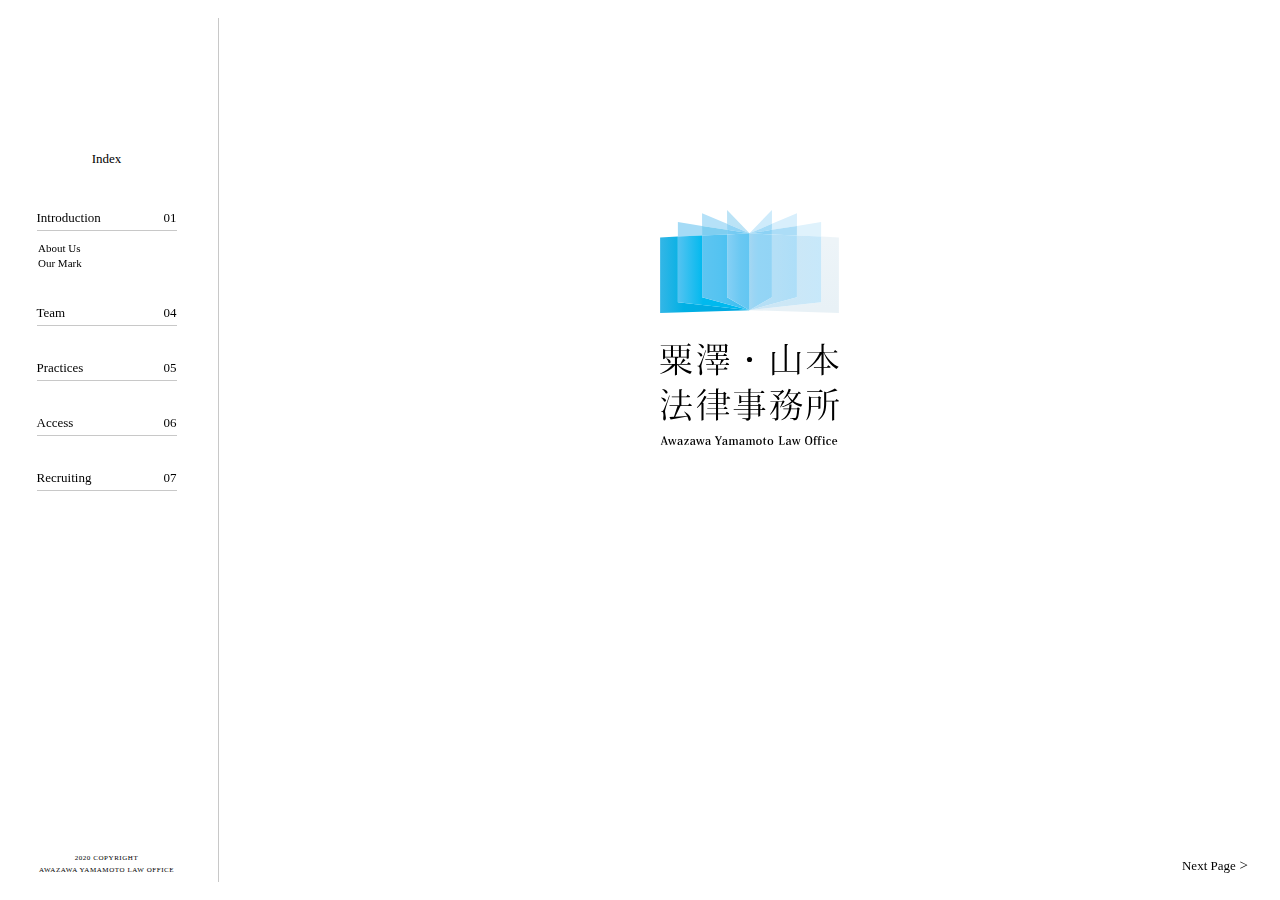
<file: index.html>
<!DOCTYPE html>
<html lang="ja">

<head>
  <meta charset="utf-8">
  <title>AYLO 粟澤・山本 法律事務所</title>
  <!-- サイトの説明を挿入 -->
  <meta name="description" content="粟澤・山本 法律事務所">
  <meta http-equiv="X-UA-Compatible" content="IE=edge">
  <link rel="icon" type="image/png" href="images/favicon.ico">
  <meta name="viewport" content="width=device-width, initial-scale=1">
  <link href="css/style.css" rel="stylesheet">
</head>

<body id="page-animate" class="is-slide">
  <div class="contents-all contents-all-index">
    <!-- メニュー -->
    <nav class="menu">
      <div class="menu-for-border">
        <div class="menu-wrapper">
          <div>
            <a class="visibiliry-hidden" href="index.html"><img class="logo" src="images/logo.svg" alt=""></a>
            <h1 class="sub-title">Index</h1>
            <ul class="sub-menu">
              <li class="sub-menu-serif"><a href="introduction.html"><span>Introduction</span><span>01</span></a></li>
              <li class="sub-menu-sans"><a href="about-us.html">About Us</a></li>
              <li class="sub-menu-sans"><a href="our-mark.html">Our Mark</a></li>
              <li class="sub-menu-serif"><a href="team.html"><span>Team</span><span>04</span></a></li>
              <li class="sub-menu-serif"><a href="practices.html"><span>Practices</span><span>05</span></a></li>
              <li class="sub-menu-serif"><a href="access.html"><span>Access</span><span>06</span></a></li>
              <li class="sub-menu-serif"><a href="recruiting.html"><span>Recruiting</span><span>07</span></a></li>
            </ul>
          </div>
          <div class="menu-bottom">
            <p class="copyright">2020 COPYRIGHT<br>AWAZAWA YAMAMOTO LAW OFFICE</p>
          </div>
        </div>
      </div>
    </nav>
    <!-- メニュー以外のメイン部 -->
    <div class="contents-main">
      <!-- ヘッダー -->
      <header>
        <a class="visibiliry-hidden" href="#"><img class="logo-text-img" src="images/logo-text.svg" alt=""></a></a>
        <div class="bookmark visibiliry-hidden"></div>
        <div class="page-number"></div>

        <!-- ハンバーガーメニュー部分 -->
        <div class="drawer">
          <!-- ハンバーガーメニューの表示・非表示を切り替えるチェックボックス -->
          <input type="checkbox" id="drawer-check" class="drawer-hidden">          
          <!-- ハンバーガーアイコン -->
          <label for="drawer-check" class="drawer-open"><span></span></label>
          <!-- メニュー -->
          <nav class="drawer-content">
            <a href="index.html"><img class="logo-drawer" src="images/logo.svg" alt=""></a>
            <!-- <h1 class="sub-title-drawer">Index</h1> -->
            <ul class="drawer-list">
              <li class="drawer-item">
                <a href="introduction.html"><span>Introduction</span><span>01</span></a>
              </li><!-- /.drawer-item -->
              <li class="drawer-item sans">
                <a href="about-us.html">About Us</a>
              </li><!-- /.drawer-item -->
              <li class="drawer-item sans">
                <a href="our-mark.html">Our Mark</a>
              </li><!-- /.drawer-item -->
              <li class="drawer-item">
                <a href="team.html"><span>Team</span><span>04</span></a>
              </li><!-- /.drawer-item -->
              <li class="drawer-item">
                <a href="practices.html"><span>Practices</span><span>05</span></a>
              </li><!-- /.drawer-item -->
              <li class="drawer-item">
                <a href="access.html"><span>Access</span><span>06</span></a>
              </li><!-- /.drawer-item -->
              <li class="drawer-item">
                <a href="recruiting.html"><span>Recruiting</span><span>07</span></a>
              </li><!-- /.drawer-item -->
            </ul><!-- /.drawer-list -->
            <p class="copyright-drawer">2020 COPYRIGHT<br>AWAZAWA YAMAMOTO LAW OFFICE</p>
          </nav>
        </div>
      </header>
      <!-- メインコンテント -->
      <div class="content">
        <div class="index-logo">
            <img src="images/logo_tate.svg" alt="">
        </div>
      <!-- フッター -->
      <footer>
        <div class="footer-page-number">
        </div>
        <div class="previous-page visibiliry-hidden">
          <div class="btn-area">
            <a href="#"><span class="text-arrow-left">< </span>Previous Page</a>
          </div>
        </div>
        <div class="next-page">
          <div class="btn-area">
            <a href="introduction.html">Next Page<span class="text-arrow-right"> ></span></a>
          </div>
        </div>
      </footer>
    </div>
  </div>
  <!-- jQuery -->
  <script src="https://ajax.googleapis.com/ajax/libs/jquery/3.2.1/jquery.min.js" crossorigin="anonymous"></script>
  <script src="js/main.js" charset="utf-8"></script>
</body>

</html>
</file>
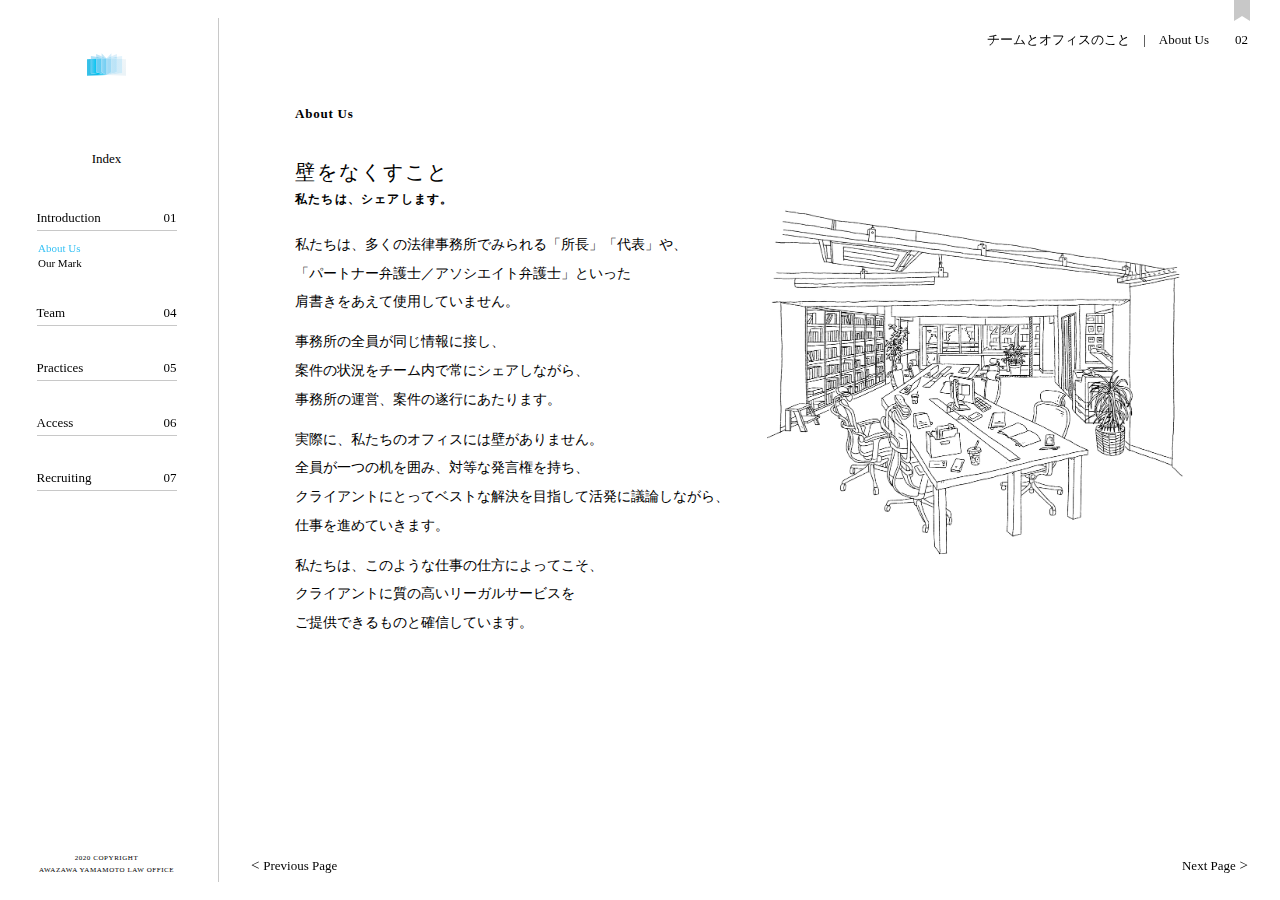
<file: about-us.html>
<!DOCTYPE html>
<html lang="ja">

<head>
  <meta charset="utf-8">
  <title>AYLO チームとオフィスのこと</title>
  <!-- サイトの説明を挿入 -->
  <meta name="description" content="粟澤・山本 法律事務所">
  <meta http-equiv="X-UA-Compatible" content="IE=edge">
  <link rel="icon" type="image/png" href="images/favicon.ico">
  <meta name="viewport" content="width=device-width, initial-scale=1">
  <link href="css/style.css" rel="stylesheet">
</head>

<body id="page-animate" class="is-slide">
  <div class="contents-all">
    <!-- メニュー -->
    <nav class="menu">
      <div class="menu-for-border">
        <div class="menu-wrapper">
          <div>
            <a href="index.html"><img class="logo" src="images/logo.svg" alt=""></a>
            <h1 class="sub-title">Index</h1>
            <ul class="sub-menu">
              <li class="sub-menu-serif"><a href="introduction.html"><span>Introduction</span><span>01</span></a></li>
              <li class="sub-menu-sans"><a href="about-us.html"><span class="current">About Us</span></a></li>
              <li class="sub-menu-sans"><a href="our-mark.html">Our Mark</a></li>
              <li class="sub-menu-serif"><a href="team.html"><span>Team</span><span>04</span></a></li>
              <li class="sub-menu-serif"><a href="practices.html"><span>Practices</span><span>05</span></a></li>
              <li class="sub-menu-serif"><a href="access.html"><span>Access</span><span>06</span></a></li>
              <li class="sub-menu-serif"><a href="recruiting.html"><span>Recruiting</span><span>07</span></a></li>
            </ul>
          </div>
          <div class="menu-bottom">
            <p class="copyright">2020 COPYRIGHT<br>AWAZAWA YAMAMOTO LAW OFFICE</p>
          </div>
        </div>
      </div>
    </nav>
    <!-- メニュー以外のメイン部 -->
    <div class="contents-main">
      <!-- ヘッダー -->
      <header>
        <a href="#"><img class="logo-text-img" src="images/logo-text.svg" alt=""></a>
        <div class="bookmark"></div>
        <div class="page-number">
          <p>チームとオフィスのこと<span>　|　About Us　</span>　02</p>
        </div>
        <!-- ハンバーガーメニュー部分 -->
        <div class="drawer"> 
          <!-- ハンバーガーメニューの表示・非表示を切り替えるチェックボックス -->
          <input type="checkbox" id="drawer-check" class="drawer-hidden">
          <!-- ハンバーガーアイコン -->
          <label for="drawer-check" class="drawer-open"><span></span></label>
          <!-- メニュー -->
          <nav class="drawer-content">
            <a href="index.html"><img class="logo-drawer" src="images/logo.svg" alt=""></a>
            <!-- <h1 class="sub-title-drawer">Index</h1> -->
            <ul class="drawer-list">
              <li class="drawer-item">
                <a href="introduction.html"><span>Introduction</span><span>01</span></a>
              </li><!-- /.drawer-item -->
              <li class="drawer-item sans">
                <a href="about-us.html"><span class="current">About Us</span></a>
              </li><!-- /.drawer-item -->
              <li class="drawer-item sans">
                <a href="our-mark.html">Our Mark</a>
              </li><!-- /.drawer-item -->
              <li class="drawer-item">
                <a href="team.html"><span>Team</span><span>04</span></a>
              </li><!-- /.drawer-item -->
              <li class="drawer-item">
                <a href="practices.html"><span>Practices</span><span>05</span></a>
              </li><!-- /.drawer-item -->
              <li class="drawer-item">
                <a href="access.html"><span>Access</span><span>06</span></a>
              </li><!-- /.drawer-item -->
              <li class="drawer-item">
                <a href="recruiting.html"><span>Recruiting</span><span>07</span></a>
              </li><!-- /.drawer-item -->
            </ul><!-- /.drawer-list -->
            <p class="copyright-drawer">2020 COPYRIGHT<br>AWAZAWA YAMAMOTO LAW OFFICE</p>
          </nav>
        </div>
      </header>
      <!-- メインコンテント -->
      <div class="content">
        <!-- 左テキスト部 -->
        <div class="text-content">
          <div class="text-wrapper">
            <h2>About Us</h2>
            <h3>壁をなくすこと</h3>
            <h4>私たちは、シェアします。</h4>
            <img class="illust" src="images/02_aboutus_new.jpg" alt="">
            <div class="text-box">
              <p>私たちは、多くの法律事務所でみられる「所長」「代表」や、<br class="br-pc">「パートナー弁護士／アソシエイト弁護士」といった<br class="br-pc">肩書きをあえて使用していません。</p>
              <p>事務所の全員が同じ情報に接し、<br class="br-pc">案件の状況をチーム内で常にシェアしながら、<br class="br-pc">事務所の運営、案件の遂行にあたります。</p>
              <p>実際に、私たちのオフィスには壁がありません。<br class="br-pc">全員が一つの机を囲み、対等な発言権を持ち、<br class="br-pc">クライアントにとってベストな解決を目指して活発に議論しながら、<br class="br-pc">仕事を進めていきます。
              </p>
              <p>私たちは、このような仕事の仕方によってこそ、<br class="br-pc">クライアントに質の高いリーガルサービスを<br class="br-pc">ご提供できるものと確信しています。</p>
            </div>
          </div>
        </div>
        <!-- 右イラスト部 -->
        <div class="illust-content">
            <img src="images/02_aboutus_new.jpg" alt="">
          </div>
      </div>
      <!-- フッター -->
      <footer>
        <div class="footer-page-number">
          <p>チームとオフィスのこと</p>
        </div>
        <div class="previous-page">
          <div class="btn-area">
            <a href="introduction.html"><span class="text-arrow-left">< </span>Previous Page</a>
          </div>
        </div>
        <div class="next-page">
          <div class="btn-area">
            <a href="our-mark.html">Next Page<span class="text-arrow-right"> ></span></a>
          </div>
        </div>
      </footer>
    </div>
  </div>
  <!-- jQuery -->
  <script src="https://ajax.googleapis.com/ajax/libs/jquery/3.2.1/jquery.min.js" crossorigin="anonymous"></script>
  <script src="js/main.js" charset="utf-8"></script>
</body>

</html>
</file>
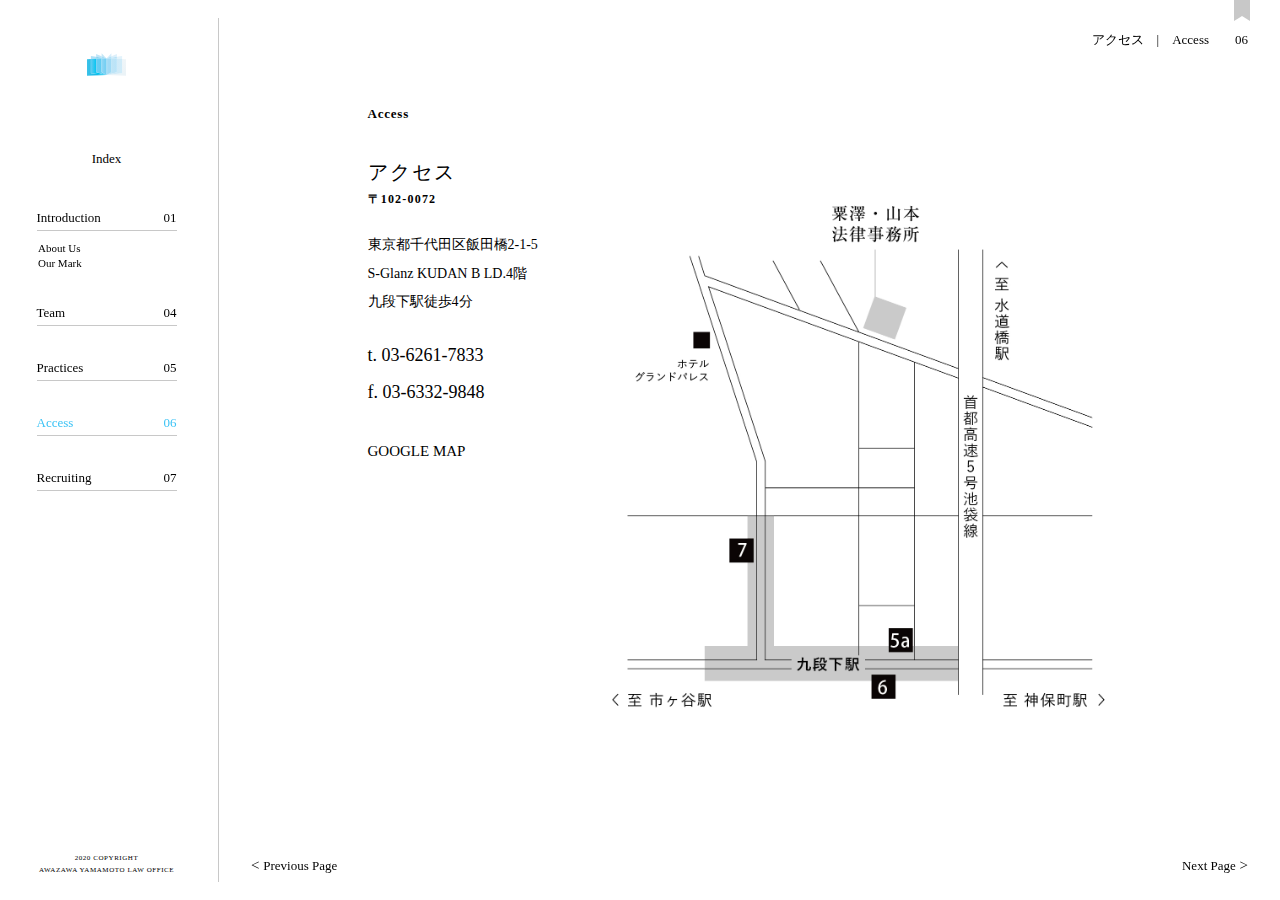
<file: access.html>
<!DOCTYPE html>
<html lang="ja">

<head>
  <meta charset="utf-8">
  <title>AYLO アクセス</title>
  <!-- サイトの説明を挿入 -->
  <meta name="description" content="粟澤・山本 法律事務所">
  <meta http-equiv="X-UA-Compatible" content="IE=edge">
  <link rel="icon" type="image/png" href="images/favicon.ico">
  <meta name="viewport" content="width=device-width, initial-scale=1">
  <link href="css/style.css" rel="stylesheet">
</head>

<body id="page-animate" class="is-slide">
  <div class="contents-all">
    <!-- メニュー -->
    <nav class="menu">
      <div class="menu-for-border">
        <div class="menu-wrapper">
          <div>
            <a href="index.html"><img class="logo" src="images/logo.svg" alt=""></a>
            <h1 class="sub-title">Index</h1>
            <ul class="sub-menu">
              <li class="sub-menu-serif"><a href="introduction.html"><span>Introduction</span><span>01</span></a></li>
              <li class="sub-menu-sans"><a href="about-us.html">About Us</a></li>
              <li class="sub-menu-sans"><a href="our-mark.html"><span>Our Mark</span></a></li>
              <li class="sub-menu-serif"><a href="team.html"><span>Team</span><span>04</span></a></li>
              <li class="sub-menu-serif"><a href="practices.html"><span>Practices</span><span>05</span></a></li>
              <li class="sub-menu-serif"><a href="access.html"><span class="current">Access</span><span class="current">06</span></a></li>
              <li class="sub-menu-serif"><a href="recruiting.html"><span>Recruiting</span><span>07</span></a></li>
            </ul>
          </div>
          <div class="menu-bottom">
            <p class="copyright">2020 COPYRIGHT<br>AWAZAWA YAMAMOTO LAW OFFICE</p>
          </div>
        </div>
      </div>
    </nav>
    <!-- メニュー以外のメイン部 -->
    <div class="contents-main">
      <!-- ヘッダー -->
      <header>
        <a href="#"><img class="logo-text-img" src="images/logo-text.svg" alt=""></a>
        <div class="bookmark"></div>
        <div class="page-number">
          <p>アクセス<span>　|　Access　</span>　06</p>
        </div>
        <!-- ハンバーガーメニュー部分 -->
        <div class="drawer">
          <!-- ハンバーガーメニューの表示・非表示を切り替えるチェックボックス -->
          <input type="checkbox" id="drawer-check" class="drawer-hidden">    
          <!-- ハンバーガーアイコン -->
          <label for="drawer-check" class="drawer-open"><span></span></label>
          <!-- メニュー -->
          <nav class="drawer-content">
            <a href="index.html"><img class="logo-drawer" src="images/logo.svg" alt=""></a>
            <!-- <h1 class="sub-title-drawer">Index</h1> -->
            <ul class="drawer-list">
              <li class="drawer-item">
                <a href="introduction.html"><span>Introduction</span><span>01</span></a>
              </li><!-- /.drawer-item -->
              <li class="drawer-item sans">
                <a href="about-us.html">About Us</a>
              </li><!-- /.drawer-item -->
              <li class="drawer-item sans">
                <a href="our-mark.html"><span>Our Mark</span></a>
              </li><!-- /.drawer-item -->
              <li class="drawer-item">
                <a href="team.html"><span>Team</span><span>04</span></a>
              </li><!-- /.drawer-item -->
              <li class="drawer-item">
                <a href="practices.html"><span>Practices</span><span>05</span></a>
              </li><!-- /.drawer-item -->
              <li class="drawer-item">
                <a href="access.html"><span class="current">Access</span><span class="current">06</span></a>
              </li><!-- /.drawer-item -->
              <li class="drawer-item">
                <a href="recruiting.html"><span>Recruiting</span><span>07</span></a>
              </li><!-- /.drawer-item -->
            </ul><!-- /.drawer-list -->
            <p class="copyright-drawer">2020 COPYRIGHT<br>AWAZAWA YAMAMOTO LAW OFFICE</p>
          </nav>
        </div>
      </header>
      <!-- メインコンテント -->
      <div class="content">
      <!-- 左テキスト部 -->
      <div class="text-content text-content-map">
        <div class="text-wrapper">
          <h2>Access</h2>
          <h3>アクセス</h3>
          <h4>〒102-0072</h4>
          <img class="illust" src="images/MAP_AYLO.jpg" alt="">
          <div class="text-box">
            <p>
              東京都千代田区飯田橋2-1-5<br>
              S-Glanz KUDAN B LD.4階<br>
              九段下駅徒歩4分
            </p>
            <p id="tel-fax">t. 03-6261-7833<br>
              f. 03-6332-9848</p>
          </div>
          <a href="https://www.google.com/maps/place/%E7%B2%9F%E6%BE%A4%E3%83%BB%E5%B1%B1%E6%9C%AC%E6%B3%95%E5%BE%8B%E4%BA%8B%E5%8B%99%E6%89%80/@35.698249,139.751469,16z/data=!4m5!3m4!1s0x0:0x82cfd0728fd03e53!8m2!3d35.6982486!4d139.7514693?hl=ja" target=”_blank” class="google-map">GOOGLE MAP<br><iframe src="https://www.google.com/maps/embed?pb=!1m18!1m12!1m3!1d3240.13718716714!2d139.74924705104087!3d35.698241536548565!2m3!1f0!2f0!3f0!3m2!1i1024!2i768!4f13.1!3m3!1m2!1s0x60188d59189ba1c1%3A0x82cfd0728fd03e53!2z57Kf5r6k44O75bGx5pys5rOV5b6L5LqL5YuZ5omA!5e0!3m2!1sja!2sjp!4v1607566500148!5m2!1sja!2sjp"  frameborder="0" style="border:0;" allowfullscreen="" aria-hidden="false" tabindex="0"></iframe></a>
        </div>
      </div>
      <!-- 右イラスト部 -->
      <div class="illust-content illust-content-map">
        <img src="images/MAP_AYLO.jpg" alt="">
      </div>
      <!-- フッター -->
      <footer>
        <div class="footer-page-number">
          <p>アクセス</p>
        </div>
        <div class="previous-page">
          <div class="btn-area">
            <a href="practices.html"><span class="text-arrow-left">< </span>Previous Page</a>
          </div>
        </div>
        <div class="next-page">
          <div class="btn-area">
            <a href="recruiting.html">Next Page<span class="text-arrow-right"> ></span></a>
          </div>
        </div>
      </footer>
    </div>
  </div>
  <!-- jQuery -->
  <script src="https://ajax.googleapis.com/ajax/libs/jquery/3.2.1/jquery.min.js" crossorigin="anonymous"></script>
  <script src="js/main.js" charset="utf-8"></script>
</body>

</html>
</file>
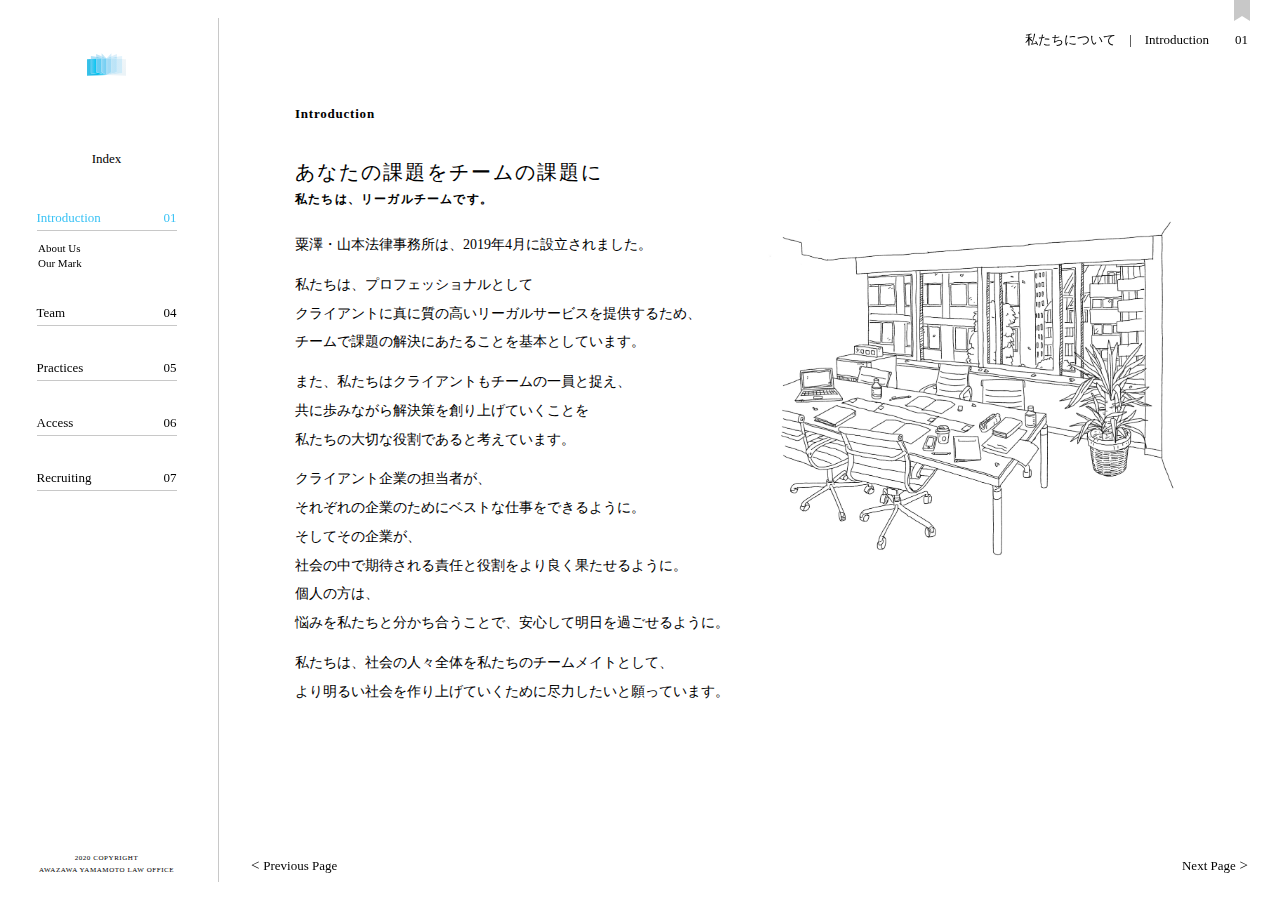
<file: introduction.html>
<!DOCTYPE html>
<html lang="ja">

<head>
  <meta charset="utf-8">
  <title>AYLO 私たちについて</title>
  <!-- サイトの説明を挿入 -->
  <meta name="description" content="粟澤・山本 法律事務所">
  <meta http-equiv="X-UA-Compatible" content="IE=edge">
  <link rel="icon" type="image/png" href="images/favicon.ico">
  <meta name="viewport" content="width=device-width, initial-scale=1">
  <link href="css/style.css" rel="stylesheet">
</head>

<body id="page-animate" class="is-slide">
  <div class="contents-all">
    <!-- メニュー -->
    <nav class="menu">
      <div class="menu-for-border">
        <div class="menu-wrapper">
          <div>
            <a href="index.html"><img class="logo" src="images/logo.svg" alt=""></a>
            <h1 class="sub-title">Index</h1>
            <ul class="sub-menu">
              <li class="sub-menu-serif"><a href="#"><span class="current">Introduction</span><span class="current">01</span></a></li>
              <li class="sub-menu-sans"><a href="about-us.html">About Us</a></li>
              <li class="sub-menu-sans"><a href="our-mark.html">Our Mark</a></li>
              <li class="sub-menu-serif"><a href="team.html"><span>Team</span><span>04</span></a></li>
              <li class="sub-menu-serif"><a href="practices.html"><span>Practices</span><span>05</span></a></li>
              <li class="sub-menu-serif"><a href="access.html"><span>Access</span><span>06</span></a></li>
              <li class="sub-menu-serif"><a href="recruiting.html"><span>Recruiting</span><span>07</span></a></li>
            </ul>
          </div>
          <div class="menu-bottom">
            <p class="copyright">2020 COPYRIGHT<br>AWAZAWA YAMAMOTO LAW OFFICE</p>
          </div>
        </div>
      </div>
    </nav>
    <!-- メニュー以外のメイン部 -->
    <div class="contents-main">
      <!-- ヘッダー -->
      <header>
        <a href="#"><img class="logo-text-img" src="images/logo-text.svg" alt=""></a>
        <div class="bookmark"></div>
        <div class="page-number">
          <p>私たちについて<span>　|　Introduction　</span>　01</p>
        </div>

        <!-- ハンバーガーメニュー部分 -->
        <div class="drawer">
          <!-- ハンバーガーメニューの表示・非表示を切り替えるチェックボックス -->
          <input type="checkbox" id="drawer-check" class="drawer-hidden">          
          <!-- ハンバーガーアイコン -->
          <label for="drawer-check" class="drawer-open"><span></span></label>
          <!-- メニュー -->
          <nav class="drawer-content">
            <a href="index.html"><img class="logo-drawer" src="images/logo.svg" alt=""></a>
            <!-- <h1 class="sub-title-drawer">Index</h1> -->
            <ul class="drawer-list">
              <li class="drawer-item">
                <a href="introduction.html"><span class="current">Introduction</span><span class="current">01</span></a>
              </li><!-- /.drawer-item -->
              <li class="drawer-item sans">
                <a href="about-us.html">About Us</a>
              </li><!-- /.drawer-item -->
              <li class="drawer-item sans">
                <a href="our-mark.html">Our Mark</a>
              </li><!-- /.drawer-item -->
              <li class="drawer-item">
                <a href="team.html"><span>Team</span><span>04</span></a>
              </li><!-- /.drawer-item -->
              <li class="drawer-item">
                <a href="practices.html"><span>Practices</span><span>05</span></a>
              </li><!-- /.drawer-item -->
              <li class="drawer-item">
                <a href="access.html"><span>Access</span><span>06</span></a>
              </li><!-- /.drawer-item -->
              <li class="drawer-item">
                <a href="recruiting.html"><span>Recruiting</span><span>07</span></a>
              </li><!-- /.drawer-item -->
            </ul><!-- /.drawer-list -->
            <p class="copyright-drawer">2020 COPYRIGHT<br>AWAZAWA YAMAMOTO LAW OFFICE</p>
          </nav>
        </div>
      </header>
      <!-- メインコンテント -->
      <div class="content">
        <!-- 左テキスト部 -->
        <div class="text-content">
          <div class="text-wrapper">
            <h2>Introduction</h2>
            <h3>あなたの課題をチームの課題に</h3>
            <h4>私たちは、リーガルチームです。</h4>
            <img class="illust" src="images/01_introduction_new.jpg" alt="">
            <div class="text-box">
              <p>粟澤・山本法律事務所は、2019年4月に設立されました。</p>
              <p>私たちは、プロフェッショナルとして<br class="br-pc">クライアントに真に質の高いリーガルサービスを提供するため、<br class="br-pc">チームで課題の解決にあたることを基本としています。</p>
              <p>また、私たちはクライアントもチームの一員と捉え、<br class="br-pc">共に歩みながら解決策を創り上げていくことを<br class="br-pc">私たちの大切な役割であると考えています。</p>
              <p>クライアント企業の担当者が、<br class="br-pc">それぞれの企業のためにベストな仕事をできるように。<br class="br-pc">そしてその企業が、<br class="br-pc">社会の中で期待される責任と役割をより良く果たせるように。<br class="br-pc">個人の方は、<br class="br-pc">悩みを私たちと分かち合うことで、安心して明日を過ごせるように。
              </p>
              <p>私たちは、社会の人々全体を私たちのチームメイトとして、<br class="br-pc">より明るい社会を作り上げていくために尽力したいと願っています。</p>
            </div>
          </div>
        </div>
        <!-- 右イラスト部 -->
        <div class="illust-content">
          <img src="images/01_introduction_new.jpg" alt="">
        </div>
      </div>
      <!-- フッター -->
      <footer>
        <div class="footer-page-number">
          <p>私たちについて</p>
        </div>
        <div class="previous-page">
          <div class="btn-area">
            <a href="index.html"><span class="text-arrow-left">< </span>Previous Page</a>
          </div>
        </div>
        <div class="next-page">
          <div class="btn-area">
            <a href="about-us.html">Next Page<span class="text-arrow-right"> ></span></a>
          </div>
        </div>
      </footer>
    </div>
  </div>
  <!-- jQuery -->
  <script src="https://ajax.googleapis.com/ajax/libs/jquery/3.2.1/jquery.min.js" crossorigin="anonymous"></script>
  <script src="js/main.js" charset="utf-8"></script>
</body>

</html>
</file>
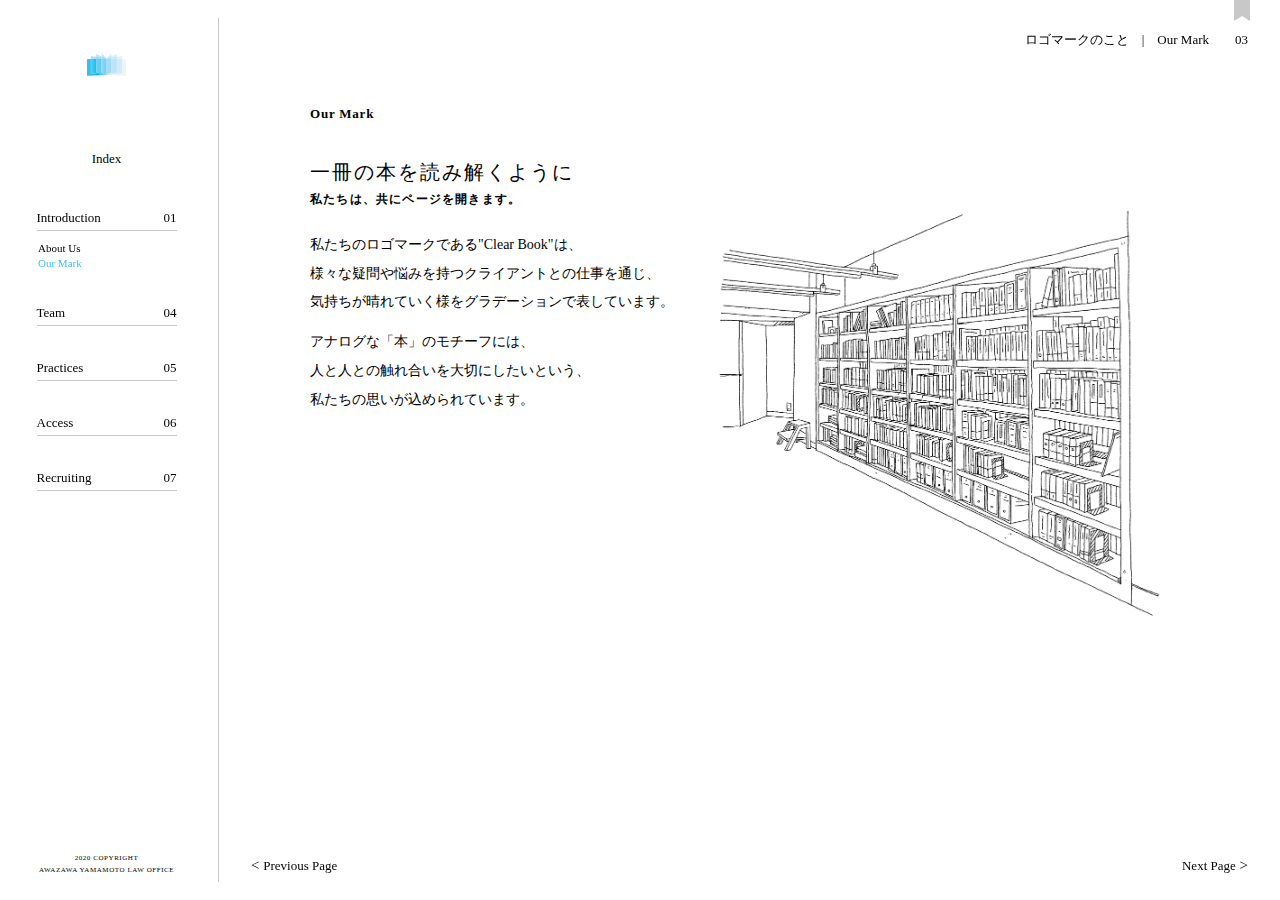
<file: our-mark.html>
<!DOCTYPE html>
<html lang="ja">

<head>
  <meta charset="utf-8">
  <title>AYLO ロゴマークのこと</title>
  <!-- サイトの説明を挿入 -->
  <meta name="description" content="粟澤・山本 法律事務所">
  <meta http-equiv="X-UA-Compatible" content="IE=edge">
  <link rel="icon" type="image/png" href="images/favicon.ico">
  <meta name="viewport" content="width=device-width, initial-scale=1">
  <link href="css/style.css" rel="stylesheet">
</head>

<body id="page-animate" class="is-slide">
  <div class="contents-all">
    <!-- メニュー -->
    <nav class="menu">
      <div class="menu-for-border">
        <div class="menu-wrapper">
          <div>
            <a href="index.html"><img class="logo" src="images/logo.svg" alt=""></a>
            <h1 class="sub-title">Index</h1>
            <ul class="sub-menu">
              <li class="sub-menu-serif"><a href="introduction.html"><span>Introduction</span><span>01</span></a></li>
              <li class="sub-menu-sans"><a href="about-us.html">About Us</a></li>
              <li class="sub-menu-sans"><a href="our-mark.html"><span class="current">Our Mark</span></a></li>
              <li class="sub-menu-serif"><a href="team.html"><span>Team</span><span>04</span></a></li>
              <li class="sub-menu-serif"><a href="practices.html"><span>Practices</span><span>05</span></a></li>
              <li class="sub-menu-serif"><a href="access.html"><span>Access</span><span>06</span></a></li>
              <li class="sub-menu-serif"><a href="recruiting.html"><span>Recruiting</span><span>07</span></a></li>
            </ul>
          </div>
          <div class="menu-bottom">
            <p class="copyright">2020 COPYRIGHT<br>AWAZAWA YAMAMOTO LAW OFFICE</p>
          </div>
        </div>
      </div>
    </nav>
    <!-- メニュー以外のメイン部 -->
    <div class="contents-main">
      <!-- ヘッダー -->
      <header>
        <a href="#"><img class="logo-text-img" src="images/logo-text.svg" alt=""></a>
        <div class="bookmark"></div>
        <div class="page-number">
          <p>ロゴマークのこと<span>　|　Our Mark　</span>　03</p>
        </div>
        <!-- ハンバーガーメニュー部分 -->
        <div class="drawer">
          <!-- ハンバーガーメニューの表示・非表示を切り替えるチェックボックス -->
          <input type="checkbox" id="drawer-check" class="drawer-hidden">
          <!-- ハンバーガーアイコン -->
          <label for="drawer-check" class="drawer-open"><span></span></label>
          <!-- メニュー -->
          <nav class="drawer-content">
            <a href="index.html"><img class="logo-drawer" src="images/logo.svg" alt=""></a>
            <!-- <h1 class="sub-title-drawer">Index</h1> -->
            <ul class="drawer-list">
              <li class="drawer-item">
                <a href="introduction.html"><span>Introduction</span><span>01</span></a>
              </li><!-- /.drawer-item -->
              <li class="drawer-item sans">
                <a href="about-us.html">About Us</a>
              </li><!-- /.drawer-item -->
              <li class="drawer-item sans">
                <a href="our-mark.html"><span class="current">Our Mark</span></a>
              </li><!-- /.drawer-item -->
              <li class="drawer-item">
                <a href="team.html"><span>Team</span><span>04</span></a>
              </li><!-- /.drawer-item -->
              <li class="drawer-item">
                <a href="practices.html"><span>Practices</span><span>05</span></a>
              </li><!-- /.drawer-item -->
              <li class="drawer-item">
                <a href="access.html"><span>Access</span><span>06</span></a>
              </li><!-- /.drawer-item -->
              <li class="drawer-item">
                <a href="recruiting.html"><span>Recruiting</span><span>07</span></a>
              </li><!-- /.drawer-item -->
            </ul><!-- /.drawer-list -->
            <p class="copyright-drawer">2020 COPYRIGHT<br>AWAZAWA YAMAMOTO LAW OFFICE</p>
          </nav>
        </div>
      </header>
      <!-- メインコンテント -->
      <div class="content">
        <!-- 左テキスト部 -->
        <div class="text-content">
          <div class="text-wrapper">
            <h2>Our Mark</h2>
            <h3>一冊の本を読み解くように</h3>
            <h4>私たちは、共にページを開きます。</h4>
            <img class="illust" src="images/03_ourmark_new.jpg" alt="">
            <div class="text-box">
              <p>私たちのロゴマークである"Clear Book"は、<br class="br-pc">様々な疑問や悩みを持つクライアントとの仕事を通じ、<br class="br-pc">気持ちが晴れていく様をグラデーションで表しています。
              </p>
              <p>アナログな「本」のモチーフには、<br class="br-pc">人と人との触れ合いを大切にしたいという、<br class="br-pc">私たちの思いが込められています。</p>
            </div>
          </div>
        </div>
        <!-- 右イラスト部 -->
        <div class="illust-content">
          <img src="images/03_ourmark_new.jpg" alt="">
        </div>
      </div>
      <!-- フッター -->
      <footer>
        <div class="footer-page-number">
          <p>ロゴマークのこと</p>
        </div>
        <div class="previous-page">
          <div class="btn-area">
            <a href="about-us.html"><span class="text-arrow-left">< </span>Previous Page</a>
          </div>
        </div>
        <div class="next-page">
          <div class="btn-area">
            <a href="team.html">Next Page<span class="text-arrow-right"> ></span></a>
          </div>
        </div>
      </footer>
    </div>
  </div>
  <!-- jQuery -->
  <script src="https://ajax.googleapis.com/ajax/libs/jquery/3.2.1/jquery.min.js" crossorigin="anonymous"></script>
  <script src="js/main.js" charset="utf-8"></script>
</body>

</html>
</file>
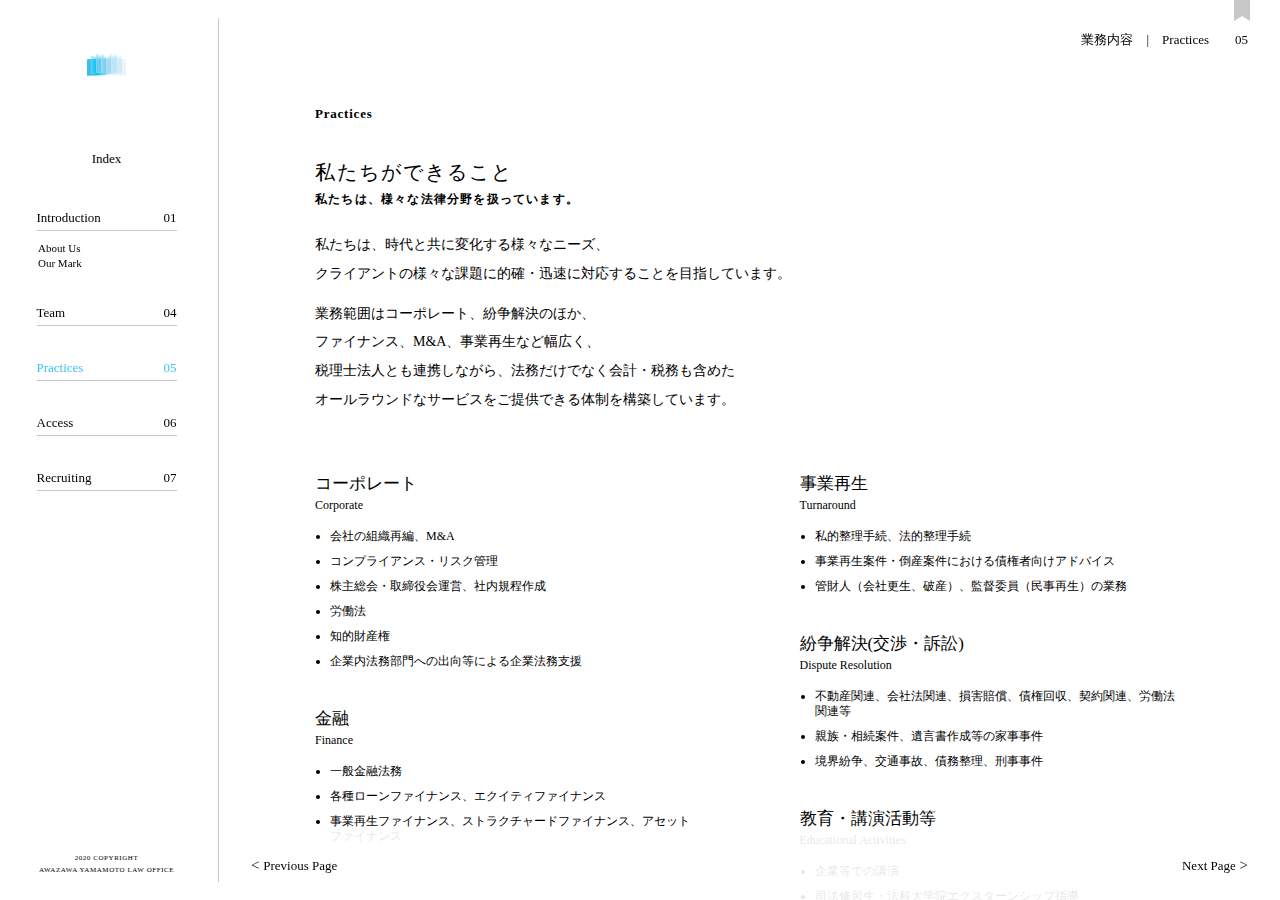
<file: practices.html>
<!DOCTYPE html>
<html lang="ja">

<head>
  <meta charset="utf-8">
  <title>AYLO 業務内容</title>
  <!-- サイトの説明を挿入 -->
  <meta name="description" content="粟澤・山本 法律事務所">
  <meta http-equiv="X-UA-Compatible" content="IE=edge">
  <link rel="icon" type="image/png" href="images/favicon.ico">
  <meta name="viewport" content="width=device-width, initial-scale=1">
  <link href="css/style.css" rel="stylesheet">
</head>

<body id="page-animate" class="is-slide">
  <div class="contents-all">
    <!-- メニュー -->
    <nav class="menu">
      <div class="menu-for-border">
        <div class="menu-wrapper">
          <div>
            <a href="index.html"><img class="logo" src="images/logo.svg" alt=""></a>
            <h1 class="sub-title">Index</h1>
            <ul class="sub-menu">
              <li class="sub-menu-serif"><a href="introduction.html"><span>Introduction</span><span>01</span></a></li>
              <li class="sub-menu-sans"><a href="about-us.html">About Us</a></li>
              <li class="sub-menu-sans"><a href="our-mark.html"><span>Our Mark</span></a></li>
              <li class="sub-menu-serif"><a href="team.html"><span>Team</span><span>04</span></a></li>
              <li class="sub-menu-serif"><a href="practices.html"><span class="current">Practices</span><span class="current">05</span></a></li>
              <li class="sub-menu-serif"><a href="access.html"><span>Access</span><span>06</span></a></li>
              <li class="sub-menu-serif"><a href="recruiting.html"><span>Recruiting</span><span>07</span></a></li>
            </ul>
          </div>
          <div class="menu-bottom">
            <p class="copyright">2020 COPYRIGHT<br>AWAZAWA YAMAMOTO LAW OFFICE</p>
          </div>
        </div>
      </div>
    </nav>
    <!-- メニュー以外のメイン部 -->
    <div class="contents-main">
      <!-- ヘッダー -->
      <header>
        <a href="#"><img class="logo-text-img" src="images/logo-text.svg" alt=""></a>
        <div class="bookmark"></div>
        <div class="page-number">
          <p>業務内容<span>　|　Practices　</span>　05</p>
        </div>
        <!-- ハンバーガーメニュー部分 -->
        <div class="drawer">
          <!-- ハンバーガーメニューの表示・非表示を切り替えるチェックボックス -->
          <input type="checkbox" id="drawer-check" class="drawer-hidden">    
          <!-- ハンバーガーアイコン -->
          <label for="drawer-check" class="drawer-open"><span></span></label>
          <!-- メニュー -->
          <nav class="drawer-content">
            <a href="index.html"><img class="logo-drawer" src="images/logo.svg" alt=""></a>
            <!-- <h1 class="sub-title-drawer">Index</h1> -->
            <ul class="drawer-list">
              <li class="drawer-item">
                <a href="introduction.html"><span>Introduction</span><span>01</span></a>
              </li><!-- /.drawer-item -->
              <li class="drawer-item sans">
                <a href="about-us.html">About Us</a>
              </li><!-- /.drawer-item -->
              <li class="drawer-item sans">
                <a href="our-mark.html"><span>Our Mark</span></a>
              </li><!-- /.drawer-item -->
              <li class="drawer-item">
                <a href="team.html"><span>Team</span><span>04</span></a>
              </li><!-- /.drawer-item -->
              <li class="drawer-item">
                <a href="practices.html"><span class="current">Practices</span><span class="current">05</span></a>
              </li><!-- /.drawer-item -->
              <li class="drawer-item">
                <a href="access.html"><span>Access</span><span>06</span></a>
              </li><!-- /.drawer-item -->
              <li class="drawer-item">
                <a href="recruiting.html"><span>Recruiting</span><span>07</span></a>
              </li><!-- /.drawer-item -->
            </ul><!-- /.drawer-list -->
            <p class="copyright-drawer">2020 COPYRIGHT<br>AWAZAWA YAMAMOTO LAW OFFICE</p>
          </nav>
        </div>
      </header>
      <!-- メインコンテント -->
      <div class="content">
        <!-- 左テキスト部 -->
        <div class="text-content-practices">
          <div class="text-wrapper">
            <h2>Practices</h2>
            <h3>私たちができること</h3>
            <h4>私たちは、様々な法律分野を扱っています。</h4>
            <div class="text-box">
              <p>私たちは、時代と共に変化する様々なニーズ、<br class="br-pc">クライアントの様々な課題に的確・迅速に対応することを目指しています。
              </p>
              <p>業務範囲はコーポレート、紛争解決のほか、<br class="br-pc">ファイナンス、M&A、事業再生など幅広く、<br class="br-pc">税理士法人とも連携しながら、法務だけでなく会計・税務も含めた<br class="br-pc">オールラウンドなサービスをご提供できる体制を構築しています。</p>
            </div>
            <div class="practices-for-portlate">
              <div class="text-box" id="text-box-practice">
                <div class="text-box-practice-column">
                  <div class="practices">
                    <p>コーポレート<br>
                      <span>Corporate</span>
                    </p>
                    <ul>
                      <li>会社の組織再編、M&A</li>
                      <li>コンプライアンス・リスク管理
                      </li>
                      <li>株主総会・取締役会運営、社内規程作成
                      </li>
                      <li>労働法</li>
                      <li>知的財産権</li>
                      <li>企業内法務部門への出向等による企業法務支援</li>
                    </ul>
                  </div>
                  <div class="practices">
                    <p>金融<br>
                      <span>Finance</span>
                    </p>
                    <ul>
                      <li>一般金融法務</li>
                      <li>各種ローンファイナンス、エクイティファイナンス</li>
                      <li>事業再生ファイナンス、ストラクチャードファイナンス、アセットファイナンス</li>
                    </ul>
                  </div>
                </div>
                <div class="text-box-practice-column">
                  <div class="practices">
                    <p>事業再生<br>
                    <span>Turnaround</span>
                    </p>
                    <ul>
                      <li>私的整理手続、法的整理手続</li>
                      <li>事業再生案件・倒産案件における債権者向けアドバイス</li>
                      <li>管財人（会社更生、破産）、監督委員（民事再生）の業務
                      </li>
                    </ul>
                  </div>
                  <div class="practices">
                    <p>紛争解決(交渉・訴訟)<br>
                      <span>Dispute Resolution</span>
                    </p>
                    <ul>
                      <li>不動産関連、会社法関連、損害賠償、債権回収、契約関連、労働法関連等</li>
                      <li>親族・相続案件、遺言書作成等の家事事件</li>
                      <li>境界紛争、交通事故、債務整理、刑事事件</li>
                    </ul>
                  </div>
                  <div class="practices">
                    <p>教育・講演活動等<br>
                      <span>Educational Activities</span>
                    </p>
                    <ul>
                      <li>企業等での講演</li>
                      <li>司法修習生・法科大学院エクスターンシップ指導</li>
                      <li>企業・一般法人等における役員等の職務</li>
                      <li>各種公的機関の委員</li>
                    </ul>
                  </div>
                </div>
              </div>
            </div>
          </div>
        </div>
      </div>
        <!-- 右イラスト部 -->
        <!-- フッター -->
      <footer>
        <div class="footer-page-number">
          <p>業務内容</p>
        </div>
        <div class="previous-page">
          <div class="btn-area">
            <a href="team.html"><span class="text-arrow-left">< </span>Previous Page</a>
          </div>
        </div>
        <div class="next-page">
          <div class="btn-area">
            <a href="access.html">Next Page<span class="text-arrow-right"> ></span></a>
          </div>
        </div>
      </footer>
    </div>
  </div>
  <!-- jQuery -->
  <script src="https://ajax.googleapis.com/ajax/libs/jquery/3.2.1/jquery.min.js" crossorigin="anonymous"></script>
  <script src="js/main.js" charset="utf-8"></script>
</body>

</html>
</file>
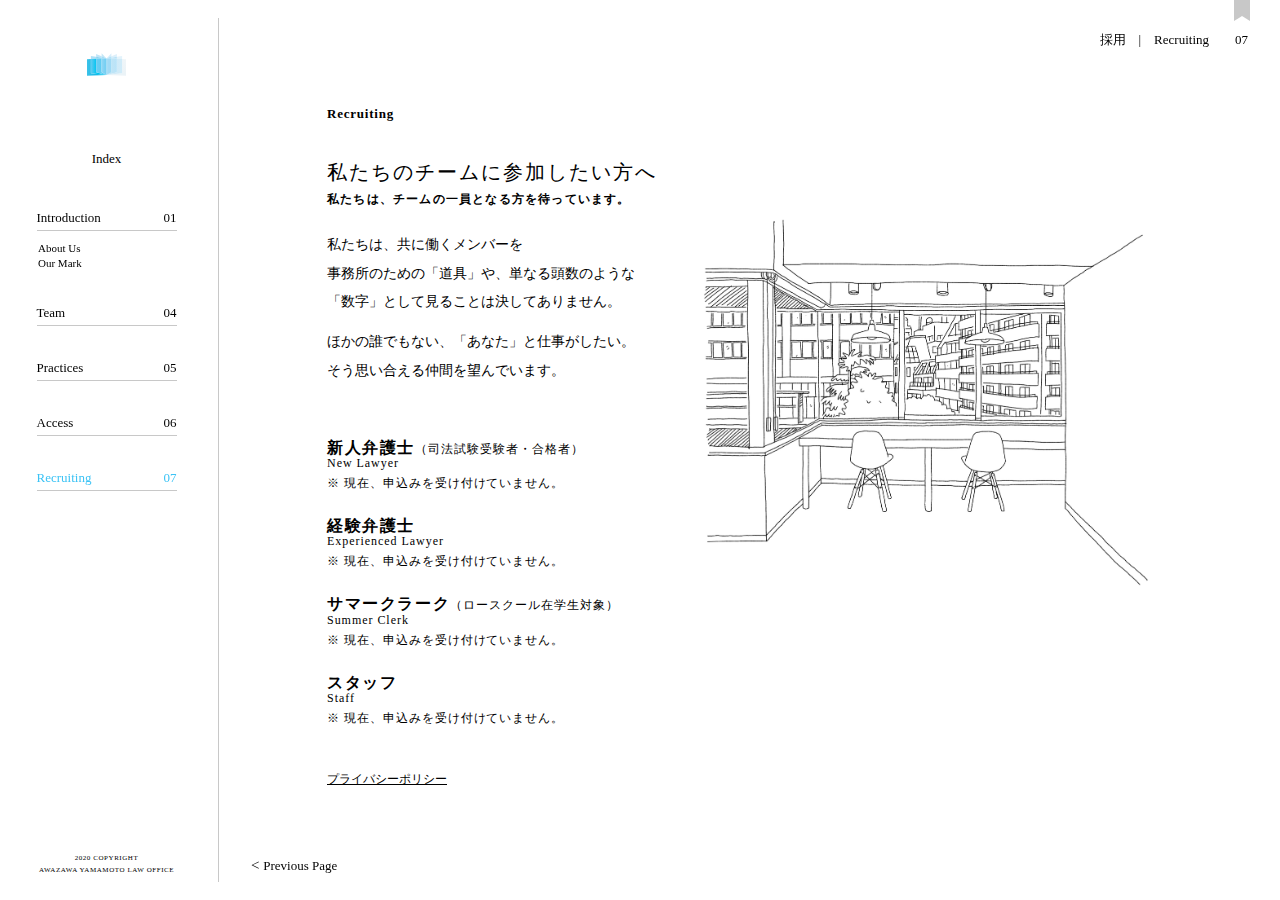
<file: recruiting.html>
<!DOCTYPE html>
<html lang="ja">

<head>
  <meta charset="utf-8">
  <title>AYLO 採用</title>
  <!-- サイトの説明を挿入 -->
  <meta name="description" content="粟澤・山本 法律事務所">
  <meta http-equiv="X-UA-Compatible" content="IE=edge">
  <link rel="icon" type="image/png" href="images/favicon.ico">
  <meta name="viewport" content="width=device-width, initial-scale=1">
  <link href="css/style.css" rel="stylesheet">
</head>

<body id="page-animate" class="is-slide">
  <div class="contents-all">
    <!-- メニュー -->
    <nav class="menu">
      <div class="menu-for-border">
        <div class="menu-wrapper">
          <div>
            <a href="index.html"><img class="logo" src="images/logo.svg" alt=""></a>
            <h1 class="sub-title">Index</h1>
            <ul class="sub-menu">
              <li class="sub-menu-serif"><a href="introduction.html"><span>Introduction</span><span>01</span></a></li>
              <li class="sub-menu-sans"><a href="about-us.html">About Us</a></li>
              <li class="sub-menu-sans"><a href="our-mark.html"><span>Our Mark</span></a></li>
              <li class="sub-menu-serif"><a href="team.html"><span>Team</span><span>04</span></a></li>
              <li class="sub-menu-serif"><a href="practices.html"><span>Practices</span><span>05</span></a></li>
              <li class="sub-menu-serif"><a href="access.html"><span>Access</span><span>06</span></a></li>
              <li class="sub-menu-serif"><a href="recruiting.html"><span class="current">Recruiting</span><span class="current">07</span></a></li>
            </ul>
          </div>
          <div class="menu-bottom">
            <p class="copyright">2020 COPYRIGHT<br>AWAZAWA YAMAMOTO LAW OFFICE</p>
          </div>
        </div>
      </div>
    </nav>
    <!-- メニュー以外のメイン部 -->
    <div class="contents-main">
      <!-- ヘッダー -->
      <header>
        <a href="#"><img class="logo-text-img" src="images/logo-text.svg" alt=""></a>
        <div class="bookmark"></div>
        <div class="page-number">
          <p>採用<span>　|　Recruiting　</span>　07</p>
        </div>
        <!-- ハンバーガーメニュー部分 -->
        <div class="drawer">
          <!-- ハンバーガーメニューの表示・非表示を切り替えるチェックボックス -->
          <input type="checkbox" id="drawer-check" class="drawer-hidden">
          <!-- ハンバーガーアイコン -->
          <label for="drawer-check" class="drawer-open"><span></span></label>
          <!-- メニュー -->
          <nav class="drawer-content">
            <a href="index.html"><img class="logo-drawer" src="images/logo.svg" alt=""></a>
            <!-- <h1 class="sub-title-drawer">Index</h1> -->
            <ul class="drawer-list">
              <li class="drawer-item">
                <a href="introduction.html"><span>Introduction</span><span>01</span></a>
              </li><!-- /.drawer-item -->
              <li class="drawer-item sans">
                <a href="about-us.html">About Us</a>
              </li><!-- /.drawer-item -->
              <li class="drawer-item sans">
                <a href="our-mark.html"><span>Our Mark</span></a>
              </li><!-- /.drawer-item -->
              <li class="drawer-item">
                <a href="team.html"><span>Team</span><span>04</span></a>
              </li><!-- /.drawer-item -->
              <li class="drawer-item">
                <a href="practices.html"><span>Practices</span><span>05</span></a>
              </li><!-- /.drawer-item -->
              <li class="drawer-item">
                <a href="access.html"><span >Access</span><span>06</span></a>
              </li><!-- /.drawer-item -->
              <li class="drawer-item">
                <a href="recruiting.html"><span class="current">Recruiting</span><span class="current">07</span></a>
              </li><!-- /.drawer-item -->
            </ul><!-- /.drawer-list -->
            <p class="copyright-drawer">2020 COPYRIGHT<br>AWAZAWA YAMAMOTO LAW OFFICE</p>
          </nav>
        </div>
      </header>
      <!-- メインコンテント -->
      <div class="content">
      <!-- 左テキスト部 -->
      <div class="text-content">
        <div class="text-wrapper">
          <h2>Recruiting</h2>
          <h3>私たちのチームに参加したい方へ</h3>
          <h4>私たちは、チームの一員となる方を待っています。</h4>
          <img class="illust" src="images/04_recruiting_new.jpg" alt="">
          <div class="text-box">
            <p>私たちは、共に働くメンバーを<br class="br-pc">事務所のための「道具」や、単なる頭数のような<br class="br-pc">「数字」として見ることは決してありません。</p>
            <p>ほかの誰でもない、「あなた」と仕事がしたい。<br class="br-pc">そう思い合える仲間を望んでいます。</p>
            <div class="recruit">
              <h4 id="recruit-h4">新人弁護士<span>（司法試験受験者・合格者）</span></h4>
              <p class="en">New Lawyer</p>
              <p>※ 現在、申込みを受け付けていません。</p>
              <!-- <p>アットリーガルのサイト <br class="br-sm"><a class="ex-link" href="https://www.atlegal.jp">https://www.atlegal.jp</a> に、<br class="br-pc">2021年6月13日から、75期の事務所訪問受付について掲載していますので、<br class="br-pc">ご覧ください。</p> -->
              <h4 id="recruit-h4">経験弁護士</h4>
              <p class="en">Experienced Lawyer</p>
              <p>※ 現在、申込みを受け付けていません。</p>
              <h4 id="recruit-h4">サマークラーク<span>（ロースクール在学生対象）</span></h4>
              <p class="en">Summer Clerk</p>
              <p>※ 現在、申込みを受け付けていません。</p>
              <h4 id="recruit-h4">スタッフ</h4>
              <p class="en">Staff</p>
              <p>※ 現在、申込みを受け付けていません。</p>
              <a class="js-modal-open privacy-policy" href=""data-target="modal-privacy">プライバシーポリシー</a>
              <div id="modal-privacy" class="modal js-modal">
                <div class="modal__bg js-modal-close"></div>
                <div class="modal__content">
                  <div class="modal-textbox" id="privacy-policy-textbox">
                    <a class="js-modal-close" id="js-modal-close-privacy" href="">Close</a>
                    <h1>プラバシーポリシー / Privacy Policy</h1>
                    <ol class="privacy-policy-list">
                      <li>１．法令の遵守<br>当事務所は、個人情報の取扱について、個人情報の保護に関する法律その他の関連諸法令を遵守します。</li>
                      <li>２．個人情報の取得<br>当事務所は、個人情報を利用目的の達成に必要な範囲において、適切な方法により取得します。</li>
                      <li>３．個人情報の利用目的<br>当事務所は、取得した個人情報を、次の目的に必要な範囲内でのみ利用し、あらかじめご本人の同意を得た場合又は法令により認められている場合を除き、その他の目的のために利用しません。<br>
                        依頼を受けた案件に関する各種法律業務の遂行及びこれに必要な連絡<br>
                        当事務所の挨拶状、講習会等のご案内の送付及びこれに必要な名簿作成<br>
                        当事務所の提供する各種リーガルサービスに関する情報のお知らせ<br>
                        当事務所の弁護士及び事務職員の採用活動<br>
                        当事務所にて採用した弁護士及び事務職員の人事管理、勤怠管理</li>
                      <li>４．個人情報の保有・管理<br>当事務所は、取得した個人情報について正確かつ最新の内容に保つよう努めるとともに、個人情報の紛失、毀損または漏えいを防止するために必要な安全管理措置を講じます。</li>
                      <li>５．個人情報の第三者提供<br>当事務所は、あらかじめご本人の同意を得た場合又は法令により認められている場合を除き、個人情報を第三者に提供しません。</li>
                      <li>６．個人情報の開示、訂正、利用停止及び苦情処理等<br>当事務所は、法令に基づき、保有する個人情報についてご本人からの開示、訂正、利用停止等のご請求に適切に対応させていただきます。ご請求又は苦情等に関しましては、下記お問い合わせ窓口までご連絡下さい。ご本人確認をさせていただいた後、可及的速やかに、また、誠実に対応します。</li>
                      <li>７．プライバシーポリシーの修正・変更<br>本プライバシーポリシーは予告なく修正又は変更されることがあります。最新の本プライバシーポリシーはこのページに記載され公表されますので随時ご確認下さい。</li>
                    </ol>
                    <p class="contact-us">お問い合わせ窓口<br>
                      メール：<a class="contact-us-mail" href="mailto:privacypolicy＠aylo.gr.jp" target="_blank">privacypolicy＠aylo.gr.jp</a></p>
                  </div>
                </div><!--modal__inner-->
              </div><!--modal-->
            </div>
          </div>
        </div>
      </div>
      <!-- 右イラスト部 -->
      <div class="illust-content">
        <img src="images/04_recruiting_new.jpg" alt="">
      </div>
      <!-- フッター -->
      <footer>
        <div class="footer-page-number">
          <p>採用</p>
        </div>
        <div class="previous-page">
          <div class="btn-area">
            <a href="access.html"><span class="text-arrow-left">< </span>Previous Page</a>
          </div>
        </div>
        <div class="next-page visibiliry-hidden">
          <div class="btn-area">
            <a href="#">Next Page<span class="text-arrow-right"> ></span></a>
          </div>
        </div>
      </footer>
    </div>
  </div>
  <!-- jQuery -->
  <script src="https://ajax.googleapis.com/ajax/libs/jquery/3.2.1/jquery.min.js" crossorigin="anonymous"></script>
  <script src="js/main.js" charset="utf-8"></script>
</body>

</html>
</file>
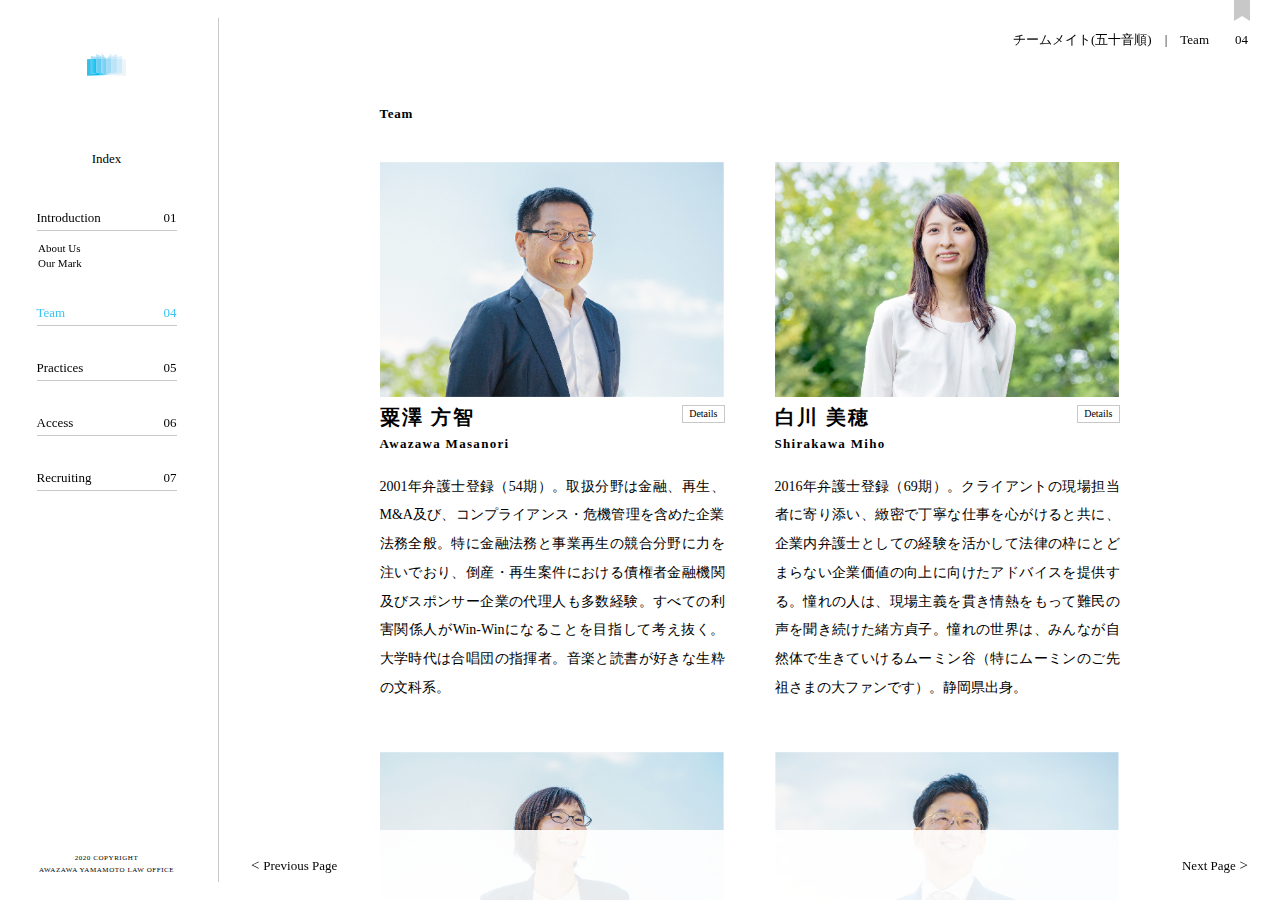
<file: team.html>
<!DOCTYPE html>
<html lang="ja">

<head>
  <meta charset="utf-8">
  <title>AYLO チームメイト</title>
  <!-- サイトの説明を挿入 -->
  <meta name="description" content="粟澤・山本 法律事務所">
  <meta http-equiv="X-UA-Compatible" content="IE=edge">
  <link rel="icon" type="image/png" href="images/favicon.ico">
  <meta name="viewport" content="width=device-width, initial-scale=1">
  <link href="css/style.css" rel="stylesheet">
</head>

<body id="page-animate" class="is-slide">
  <div class="contents-all">
    <!-- メニュー -->
    <nav class="menu">
      <div class="menu-for-border">
        <div class="menu-wrapper">
          <div>
            <a href="index.html"><img class="logo" src="images/logo.svg" alt=""></a>
            <h1 class="sub-title">Index</h1>
            <ul class="sub-menu">
              <li class="sub-menu-serif"><a href="introduction.html"><span>Introduction</span><span>01</span></a></li>
              <li class="sub-menu-sans"><a href="about-us.html">About Us</a></li>
              <li class="sub-menu-sans"><a href="our-mark.html">Our Mark</a></li>
              <li class="sub-menu-serif"><a href="members.html"><span class="current">Team</span><span class="current">04</span></a></li>
              <li class="sub-menu-serif"><a href="practices.html"><span>Practices</span><span>05</span></a></li>
              <li class="sub-menu-serif"><a href="access.html"><span>Access</span><span>06</span></a></li>
              <li class="sub-menu-serif"><a href="recruiting.html"><span>Recruiting</span><span>07</span></a></li>
            </ul>
          </div>
          <div class="menu-bottom">
            <p class="copyright">2020 COPYRIGHT<br>AWAZAWA YAMAMOTO LAW OFFICE</p>
          </div>
        </div>
      </div>
    </nav>
    <!-- メニュー以外のメイン部 -->
    <div class="contents-main">
      <!-- ヘッダー -->
      <header>
        <a href="#"><img class="logo-text-img" src="images/logo-text.svg" alt=""></a>
        <div class="bookmark"></div>
        <div class="page-number">
          <p>チームメイト(五十音順)<span>　|　Team　</span>　04</p>
        </div>
        <!-- ハンバーガーメニュー部分 -->
        <div class="drawer">
          <!-- ハンバーガーメニューの表示・非表示を切り替えるチェックボックス -->
          <input type="checkbox" id="drawer-check" class="drawer-hidden">    
          <!-- ハンバーガーアイコン -->
          <label for="drawer-check" class="drawer-open"><span></span></label>
          <!-- メニュー -->
          <nav class="drawer-content">
            <a href="index.html"><img class="logo-drawer" src="images/logo.svg" alt=""></a>
            <!-- <h1 class="sub-title-drawer">Index</h1> -->
            <ul class="drawer-list">
              <li class="drawer-item">
                <a href="introduction.html"><span>Introduction</span><span>01</span></a>
              </li><!-- /.drawer-item -->
              <li class="drawer-item sans">
                <a href="about-us.html">About Us</a>
              </li><!-- /.drawer-item -->
              <li class="drawer-item sans">
                <a href="our-mark.html">Our Mark</a>
              </li><!-- /.drawer-item -->
              <li class="drawer-item">
                <a href="members.html"><span class="current">Team</span><span class="current">04</span></a>
              </li><!-- /.drawer-item -->
              <li class="drawer-item">
                <a href="practices.html"><span>Practices</span><span>05</span></a>
              </li><!-- /.drawer-item -->
              <li class="drawer-item">
                <a href="access.html"><span>Access</span><span>06</span></a>
              </li><!-- /.drawer-item -->
              <li class="drawer-item">
                <a href="recruiting.html"><span>Recruiting</span><span>07</span></a>
              </li><!-- /.drawer-item -->
            </ul><!-- /.drawer-list -->
            <p class="copyright-drawer">2020 COPYRIGHT<br>AWAZAWA YAMAMOTO LAW OFFICE</p>
          </nav>
        </div>
      </header>
      <!-- メインコンテント -->
      <div class="content">
        <!-- 左テキスト部 -->
        <div class="text-content-team">
          <div class="text-wrapper">
            <h2>Team</h2>
            <div class="grid-members">
              <div class="member">
                <img src="images/Awazawa_s.jpg">
                <div class="name-detail">
                  <h5>粟澤 方智<br><span>Awazawa Masanori</span></h5>
                  <a class="js-modal-open" href=""data-target="modal01">Details</a>
                </div>
                <p>
                  2001年弁護士登録（54期）。取扱分野は金融、再生、M&A及び、コンプライアンス・危機管理を含めた企業法務全般。特に金融法務と事業再生の競合分野に力を注いでおり、倒産・再生案件における債権者金融機関及びスポンサー企業の代理人も多数経験。すべての利害関係人がWin-Winになることを目指して考え抜く。大学時代は合唱団の指揮者。音楽と読書が好きな生粋の文科系。
                </p>
              </div>
              <div class="member">
                <img src="images/Shirakawa_s.jpg">
                <div class="name-detail">
                  <h5>白川 美穂<br><span>Shirakawa Miho</span></h5>
                  <a class="js-modal-open" href=""data-target="modal08">Details</a>
                </div>
                <p>
                  2016年弁護士登録（69期）。クライアントの現場担当者に寄り添い、緻密で丁寧な仕事を心がけると共に、企業内弁護士としての経験を活かして法律の枠にとどまらない企業価値の向上に向けたアドバイスを提供する。憧れの人は、現場主義を貫き情熱をもって難民の声を聞き続けた緒方貞子。憧れの世界は、みんなが自然体で生きていけるムーミン谷（特にムーミンのご先祖さまの大ファンです）。静岡県出身。
                </p>
              </div>
              <div class="member">
                <img src="images/Takatsu_s.jpg">
                <div class="name-detail">
                  <h5>高津 花衣<br><span>Takatsu Hanae</span></h5>
                  <a class="js-modal-open" href=""data-target="modal05">Details</a>
                </div>
                <p>
                  2016年弁護士登録（69期）。クライアントのためにスピード感のある判断と回答を心がけ、タフな案件も精力的に対応する。沖縄県与那国島で育ち、機織り職人であった母と同じく自らも手に職をつけたいとの思いから弁護士業に興味を持つようになる。高校時代はヨット部に所属。日本の司法過疎地域が抱える問題と、環境投資分野に関心を寄せている。
                </p>
              </div>
              <div class="member">
                <img src="images/Tobita_s.jpg">
                <div class="name-detail">
                  <h5>飛田 貴弘<br><span>Tobita Takahiro</span></h5>
                  <a class="js-modal-open" href=""data-target="modal06">Details</a>
                </div>
                <p>
                  2017年弁護士登録（70期）。海外案件を含む企業法務・一般民事に幅広く対応するが、特に企業側での労働問題や労務コンプライアンスへの対応を専門としている。「全ての人が働きやすい会社を増やす」ことを信念に、クライアントとより良い会社づくりを目指す。趣味は将棋と筋トレ。
                </p>
              </div>
              <div class="member">
                <img src="images/Machida_s.jpg">
                <div class="name-detail">
                  <h5>町田 紳一郎<br><span>Machida Shinichiro</span></h5>
                  <a class="js-modal-open" href=""data-target="modal03">Details</a>
                </div>
                <p>
                  2010年弁護士登録（63期）。多分野にわたる案件を豊富に経験し、幅広いクライアントへ法的アドバイスを提供してきた。現在は特に金融法務のほか、上場支援及びコーポレート・ガバナンス上のアドバイスを含む会社法務に強みを有し、バランスのとれた法律感覚で適切な着地点を見出すことを得意とする。趣味は野球（高校時代は野球部に所属）とサッカー。チームプレイが信条。
                </p>
              </div>
              <div class="member">
                <img src="images/Maruichi_s.jpg">
                <div class="name-detail">
                  <h5>丸一 浩貴<br><span>Maruichi Hiroki</span></h5>
                  <a class="js-modal-open" href=""data-target="modal04">Details</a>
                </div>
                <p>
                  2014年弁護士登録（67期）。ファイナンス、倒産・事業再生、M&A等の企業法務を中心に、訴訟、紛争を含む民事事件に取り組んでおり、海外案件も対応する。緻密な理論構成と丁寧な対応を心がけ、多様な紛争経験を踏まえた予防的見地からの的確なアドバイスを実践。中学時代に始めた弓道は五段の腕前。座右の銘は、弓道の恩師から言われた「実るほど頭を垂れる稲穂かな」。
                </p>
              </div>
              <div class="member">
                <img src="images/Yamamoto_s.jpg">
                <div class="name-detail">
                  <h5>山本 昇<br><span>Yamamoto Noboru</span></h5>
                  <a class="js-modal-open" href=""data-target="modal02">Details</a>
                </div>
                <p>
                  2008年弁護士登録（61期）。ファイナンス、倒産・事業再生・事業承継に加え、広く企業法務を扱う。近年はベンチャー・スタートアップ支援、スポーツ法など、多種多様な新規事業のリーガルサポートにも対応する。クライアントの心情に寄り添いながら、現場目線で実践的な見識と大局観に優れた判断で、真の法的問題点をくみ取り解決に尽力することを信念とする。愛知県豊橋市生まれ。大学時代は金髪でヒップホップダンスを踊っていた。<a class="ex-link" href="https://note.com/yamamoto_n_aylo">note.com/yamamoto_n_aylo</a>
                </p>
              </div>
              <div class="member">
                <p>Councel</p>
                <div class="name-detail">
                  <h5>田知本 章<br><span>Tachimoto Akira</span></h5>
                  <a class="js-modal-open" href=""data-target="modal07">Details</a>
                </div>
              </div>
            </div>
            <!-- モーダル内部テキスト -->
            <div id="modal01" class="modal js-modal">
              <div class="modal__bg js-modal-close"></div>
              <div class="modal__content">
                <img src="images/Awazawa.jpg">
                <div class="modal-textbox">
                  <h5>粟澤 方智<br><span>Awazawa Masanori</span></h5>
                  <a class="js-modal-close" href="">Close</a>
                  <img src="images/Awazawa.jpg">
                  <h1>経歴等</h1>
                  <ul>
                    <li>東京大学法学部卒業</li>
                    <li>東京弁護士会登録（2001）</li>
                    <li>奧野総合法律事務所・外国法共同事業（2001-2019）</li>
                    <li>粟澤・山本法律事務所（2019-）</li>
                    <li>税理士登録(2017)</li>
                    <li>結和税理士法人パートナー（2017-）</li>
                    <li>株式会社日本政策投資銀行 法務・コンプライアンス部出向（2006-2008）</li>
                    <li>一般財団法人日本経済研究所監事（2010-）</li>
                    <li>一般財団法人北海道東北地域経済総合研究所監事（2017-）</li>
                    <li>事業再生実務家協会会員</li>
                  </ul>
                  <h6>著作物等</h6>
                  <ul>
                    <li>『新民法下のABLにおける譲渡制限特約付債権の担保回収』（旬刊「金融法務事情」2126号）</li>
                    <li>『最高裁平成30年12月7日判決が実務に与える影響』（「銀行法務21」839号）</li>
                    <li>『ファンドへの投資委員派遣に関するいくつかの論点』（旬刊「金融法務事情」2103号）</li>
                    <li>『金融機関の法務対策5000講〔Ⅳ〕担保編』共著（金融財政事情研究会）</li>
                    <li>『民事執行法の改正と金融実務-中間試案をふまえて-』（旬刊「金融法務事情」2076号）</li>
                    <li>『投資事業有限責任組合による抵当権の実行』（旬刊「金融法務事情」2040号）</li>
                    <li>『ABL実行の手引き 融資から回収まで』共著（㈱経済法令研究会）</li>
                    <li>『免責不相当事案と金融機関の対応』（旬刊「金融法務事情」2020号）</li>
                    <li>『不動産収益侵奪の現状と課題‐平成26年改正会社法を踏まえて‐』（旬刊「金融法務事情」2011号）</li>
                    <li>『別除権協定と保証人からの弁済』（旬刊「金融法務事情」1988号）</li>
                    <li>『金融機関のための倒産・再生の実務』編著（金融財政事情研究会）</li>
                    <li>『コンサルティング実務体系　企業ライフステージ別アプローチ』 共著（㈱きんざい）</li>
                    <li>『濫用的会社分割の当事会社に対する会社更生手続の債権者申立ての検討-東京地裁平成22年（ミ）第13号・同第14号を踏まえて』共著（旬刊「金融法務事情」1915号）</li>
                    <li>『近時の事業再生の潮流と再生ファイナンスに与える影響』（月刊「金融ジャーナル」2011年3月号）</li>
                    <li>『〔新訂〕貸出管理回収手続双書　債権・動産担保』共著（金融財政事情研究会）</li>
                    <li>『事業再生ＡDRの展開と課題・金融機関の実務対応～プレＤＩＰファイナンスの留意点』共著（季刊「事業再生と債権管理」128号）</li>
                    <li>『EXITファイナンスの実務―地域密着型事業再生における金融・法務・会計・税務のすべて』共著（金融財政事情研究会）</li>
                    <li>『メザニンローンにおける後順位担保権の設定』（旬刊「金融法務事情」1785号）等</li>
                </div>
              </div><!--modal__inner-->
            </div><!--modal-->
            <div id="modal02" class="modal js-modal">
              <div class="modal__bg js-modal-close"></div>
              <div class="modal__content">
                <img src="images/Yamamoto.jpg">
                <div class="modal-textbox">
                  <h5>山本 昇<br><span>Yamamoto Noboru</span></h5>
                  <a class="js-modal-close" href="">Close</a>
                  <img src="images/Yamamoto.jpg">
                  <h1>経歴等</h1>
                  <ul>
                    <li>東京大学経済学部卒業</li>
                    <li>東京弁護士会登録（2008）</li>
                    <li>奧野総合法律事務所・外国法共同事業（2008-2019）</li>
                    <li>粟澤・山本法律事務所（2019-）</li>
                    <li>株式会社日本政策投資銀行 法務・コンプライアンス部出向（2011-2013）</li>
                    <li>全国倒産処理弁護士ネットワーク会員</li>
                    <li>東京弁護士会倒産法部会会員</li>
                    <li>事業再生実務家協会会員</li>
                  </ul> 
                  <h6>著作物等</h6>  
                  <ul>
                    <li>『倒産手続における株式の消滅時期』（金融法務事情2048号、2016年）</li>
                    <li>『ABL実行の手引き 融資から回収まで』共著（㈱経済法令研究会）</li>
                    <li>『倒産・再生手続における相殺の留意点』（金融法務事情1998号）</li>
                    <li>『銀行窓口の法務対策4500講〔Ⅳ〕担保編』共著（金融財政事情研究会）</li>
                    <li>『金融機関のための倒産・再生の実務』共著（金融財政事情研究会）</li>
                    <li>『実務相談室 保険金請求権質権に関する諸問題』（金融法務事情1970号）</li>
                    <li>『同族会社・中小企業のための会社経営をめぐる実務一切』 共著（㈱自由国民社）</li>
                    <li>『コンサルティング実務体系　企業ライフステージ別アプローチ』 共著（㈱きんざい）</li>
                    <li>『Ｑ＆Ａ　株式・社債等の法務と税務』（改訂版加除式）共著（新日本法規出版㈱）</li>
                  </ul>  
                </div>
              </div><!--modal__inner-->
            </div><!--modal-->
            <div id="modal03" class="modal js-modal">
              <div class="modal__bg js-modal-close"></div>
              <div class="modal__content">
                <img src="images/Machida.jpg">
                <div class="modal-textbox">
                  <h5>町田 紳一郎<br><span>Machida Shinichiro</span></h5>
                  <a class="js-modal-close" href="">Close</a>
                  <img src="images/Machida.jpg">
                  <h1>経歴等</h1>  
                  <ul>
                    <li>慶應義塾大学法学部法律学科卒業、東京大学法科大学院修了</li>
                    <li>東京弁護士会登録（2010）</li>
                    <li>奧野総合法律事務所・外国法共同事業（2010-2019）</li>
                    <li>粟澤・山本法律事務所（2019-）</li>
                    <li>株式会社日本政策投資銀行 法務・コンプライアンス部出向（2013-2016）</li>
                    <li>全国倒産処理弁護士ネットワーク会員</li>
                    <li>東京弁護士会倒産法部会会員</li>
                  </ul>  
                  <h6>著作物等</h6>  
                  <ul>
                    <li>『信用金庫の会員が倒産した場合における貸付金と出資金との相殺の可否』（金融法務事情2042号）</li>
                    <li>『ABL実行の手引き 融資から回収まで』共著（㈱経済法令研究会）</li>
                    <li>『窮境期における緊急融資と否認リスク』（金融法務事情2022号）</li>
                    <li>『保証人が再生手続を申し立てた場合の権利行使』（金融法務事情1994号）</li>
                    <li>『実務相談室 法的倒産手続におけるABLの取扱い』共著（㈱きんざい、「金融法務事情」1981号）</li>
                    <li>『Ｑ＆Ａ 株式・社債等の法務と税務』（改訂版加除式）共著（新日本法規出版㈱）</li>
                  </ul>  
                </div>
              </div><!--modal__inner-->
            </div><!--modal-->
            <div id="modal04" class="modal js-modal">
              <div class="modal__bg js-modal-close"></div>
              <div class="modal__content">
                <img src="images/Maruichi.jpg">
                <div class="modal-textbox">
                  <h5>丸一 浩貴<br><span>Maruichi Hiroki</span></h5>
                  <a class="js-modal-close" href="">Close</a>
                  <img src="images/Maruichi.jpg">
                  <h1>経歴</h1>
                  <ul>
                    <li>東京大学法学部卒業、東京大学法科大学院修了</li>
                    <li>東京弁護士会登録（2014）</li>
                    <li>奧野総合法律事務所・外国法共同事業（2014-2019）</li>
                    <li>粟澤・山本法律事務所（2019-）</li>
                    <li>株式会社日本政策投資銀行 法務・コンプライアンス部出向（2016-2018）</li>
                  </ul>  
                  <h6>著作物等</h6>  
                  <ul>
                    <li>『金融機関の法務対策5000講〔Ⅳ〕担保編』共著（金融財政事情研究会）</li>
                    <li>『破産手続における火災保険契約の解約と保険金請求権質権の帰趨』(金融法務事情2046号、2016年)</li>
                    <li>『経営者保証ガイドラインによる保証債務処理の留意点』(金融法務事情2028号、2015年)</li>
                  </ul>  
                </div>
              </div><!--modal__inner-->
            </div><!--modal-->
            <div id="modal05" class="modal js-modal">
              <div class="modal__bg js-modal-close"></div>
              <div class="modal__content">
                <img src="images/Takatsu.jpg">
                <div class="modal-textbox">
                  <h5>高津 花衣<br><span>Takatsu Hanae</span></h5>
                    <a class="js-modal-close" href="">Close</a>
                    <img src="images/Takatsu.jpg">
                  <h1>経歴等</h1>
                  <ul>
                    <li>慶應義塾大学法学部卒業、中央大学大学院法務研究科修了</li>
                    <li>東京弁護士会登録（2016）</li>
                    <li>奧野総合法律事務所・外国法共同事業（2016-2019）</li>
                    <li>粟澤・山本法律事務所（2019-）</li>
                    <li>株式会社日本政策投資銀行 法務・コンプライアンス部出向（2018-2020）</li>
                  </ul>
                </div>
              </div><!--modal__inner-->
            </div><!--modal-->
            <div id="modal06" class="modal js-modal">
              <div class="modal__bg js-modal-close"></div>
              <div class="modal__content">
                <img src="images/Tobita.jpg">
                <div class="modal-textbox">
                  <h5>飛田 貴弘<br><span>Tobita Takahiro</span></h5>
                  <a class="js-modal-close" href="">Close</a>
                  <img src="images/Tobita.jpg">
                  <h1>経歴等</h1>
                  <ul>
                    <li>法政大学法学部卒業、立命館大学大学院法務研究科修了</li>
                    <li>東京弁護士会登録（2017）</li>
                    <li>弁護士法人ALG＆Associates（2018-2019）</li>
                    <li>粟澤・山本法律事務所（2019-）</li>
                    <li>株式会社日本政策投資銀行 法務・コンプライアンス部出向（2020-）
                    </li>
                  </ul>
                </div>
              </div><!--modal__inner-->
            </div><!--modal-->
            <div id="modal07" class="modal js-modal">
              <div class="modal__bg js-modal-close"></div>
              <div class="modal__content">
                <!-- <img src="#"> -->
                <div class="modal-textbox">
                  <h5>田知本 章<br><span>Tachimoto Akira</span></h5>
                    <a class="js-modal-close" href="">Close</a>
                    <!-- <img src="#"> -->
                  <h1>経歴等</h1>
                  <ul>
                    <li>東京大学法学部卒業</li>
                    <li>住友信託銀行株式会社　入行（1960）</li>
                    <li>同行　不動産業務部長（1985）</li>
                    <li>同行　企業情報部長（1991）</li>
                    <li>朝日監査法人（現 有限責任あずさ監査法人）入所　代表社員（1995）</li>
                    <li>同法人　事業再生本部本部長（1997）</li>
                    <li>株式会社国民銀行　金融整理管財人（1998）</li>
                    <li>株式会社足利銀行　業務監査委員会委員（2004）</li>
                    <li>株式会社あおぞら銀行　監査役（2004）</li>
                    <li>税理士法人平成会計社　顧問（2005）</li>
                    <li>全国農業協同組合連合会　経営管理委員（2005）</li>
                    <li>ひなた監査法人設立　代表社員（2007）</li>
                    <li>社団法人日本プロサッカーリーグ（Jリーグ）クラブライセンス交付上訴機関（AB）（2012）</li>
                    <li>株式会社民間資金等活用事業推進機構　監査役（2014）</li>
                  </ul>
                </div>
              </div><!--modal__inner-->
            </div><!--modal-->
            <div id="modal08" class="modal js-modal">
              <div class="modal__bg js-modal-close"></div>
              <div class="modal__content">
                <img src="images/Shirakawa.jpg">
                <div class="modal-textbox">
                  <h5>白川 美穂<br><span>Shirakawa Miho</span></h5>
                  <a class="js-modal-close" href="">Close</a>
                  <img src="images/Shirakawa.jpg">
                  <h1>経歴等</h1>
                  <ul>
                    <li>青山学院大学法学部卒業、慶應義塾大学大学院法務研究科修了</li>
                    <li>第一東京弁護士会登録（2016）</li>
                    <li>法律事務所ASCOPE（2017）</li>
                    <li>日本貨物鉄道株式会社 リスク統括本部コンプライアンス・法務部(2017-2021)</li>
                    <li>粟澤・山本法律事務所（2021-）</li>
                  </ul>
                </div>
              </div><!--modal__inner-->
            </div><!--modal-->
          </div>
        </div>
        <!-- 右イラスト部 -->
      </div>
      <!-- フッター -->
      <footer>
        <div class="footer-page-number">
          <p>チームメイト（五十音順）</p>
        </div>
        <div class="previous-page">
          <div class="btn-area">
            <a href="our-mark.html"><span class="text-arrow-left">< </span>Previous Page</a>
          </div>
        </div>
        <div class="next-page">
          <div class="btn-area">
            <a href="practices.html">Next Page<span class="text-arrow-right"> ></span></a>
          </div>
        </div>
      </footer>
    </div>
  </div>
  <!-- jQuery -->
  <script src="https://ajax.googleapis.com/ajax/libs/jquery/3.2.1/jquery.min.js" crossorigin="anonymous"></script>
  <script src="js/main.js" charset="utf-8"></script>
</body>

</html>
</file>
<file: css/style.css>
@charset "UTF-8";

/* 共通部分
------------------------------- */
* {
	margin: 0;
  padding: 0;
  -webkit-overflow-scrolling: touch;
}
body {
	font-family:  "游明朝体", "Yu Mincho", YuMincho, serif;
	line-height: 24px;
  color: #000000;
  font-size: 14px;
}
a {
  color: #000000;
  text-decoration: none;
}
.contents-all {
  display: flex;
}
ul {
	-webkit-padding-start: 0px;
	        padding-inline-start: 0px;
}
.visibiliry-hidden {
  visibility:hidden;
  pointer-events: none;
}  
.br-sm {
  display: none;
}
/*スクロールバー全体*/
::-webkit-scrollbar {
width: 1px;
}

/*スクロールバーの軌道*/
::-webkit-scrollbar-track {
border-radius: 10px;
box-shadow: inset 0 0 6px rgba(0, 0, 0, .1);
}

/*スクロールバーの動く部分*/
::-webkit-scrollbar-thumb {
background-color: rgba(0, 0, 0, .2);
border-radius: 10px;
box-shadow:0 0 0 1px rgba(255, 255, 255, .2);
}
/* メニュー */
.menu {
	min-width: 219px;
  height: 100vh;
  z-index: 9999;
}
.menu-for-border {
  background-color: white;
  border-right: #c8c8c8 1px solid;
  margin-top: 18px;
  margin-bottom: 18px;
  height: calc(100vh - 36px);
}
.menu-wrapper {
	position: relative;
	height: 100%;
	min-width: 200px;
	text-align: center;
  z-index: 50;
  display: flex;
  align-content: space-between;
  flex-direction: column;
  overflow: auto;
  margin-right: 5px;
  scrollbar-color: #DADBDB #EDEDED;
  scrollbar-width: thin;
}
.logo {
  margin-top: 27px;
  width: 39px;
}
.drawer {
	display: none;
}
.sub-title {
	margin-top: 55px;
	margin-bottom: 35px;
	font-size: 13px;
  font-weight: 400;
}
.sub-menu {
	list-style: none;
}
.sub-menu a {
	display: flex;
	justify-content: space-between;
	flex-wrap: wrap;
  transition: color .3s;
  -webkit-backface-visibility:hidden;
  backface-visibility:hidden;
}
.sub-menu-serif {
	border-bottom: 1px #c8c8c8 solid;
	width: 140px;
	margin: 30px auto 10px auto;
	font-size: 13px;
}
.sub-menu-sans {
	font-size: 11px;
	border-bottom: none;
	margin-left: 38px;
	line-height: 15px;
}
.sub-menu a:hover {
  color: #b4b4b4;
}
.current {
  color: #3CC3F5;
  -webkit-animation-name: turn-blue;
          animation-name: turn-blue;
  -webkit-animation-duration: 1.2s;
          animation-duration: 1.2s;
}
@-webkit-keyframes turn-blue {
  from {
    color: #000000;
  }
  to {
    color: #3CC3F5;
  }
}
@keyframes turn-blue {
  from {
    color: #000000;
  }
  to {
    color: #3CC3F5;
  }
}
.menu-bottom {
  margin-top: auto;
  margin-bottom: 0;
  padding-top: 20px;
}
.copyright {
	font-size: 10px;
	line-height: 1.82em;
	letter-spacing: 0.08em;
  display:block;
  font-size: 10px;
  transform: scale(0.7);
}
/* メニュー以外のメイン部*/
.contents-main {
  display: flex;
  position: relative;/*←相対位置*/
  width: 100%;
  height: 100vh;
  overflow: auto;
}
/* ヘッダー*/
header {
  height: 80px;
  width: calc(100vw - 219px);
  position: fixed;
  top: 0;
  right: 0;
  text-align: right;
  background:rgba(255, 255, 255, .9);
  z-index: 500;
}
.logo-text-img {
  display: none;
}
.bookmark {
	display: inline-block;
	position: absolute;
	top: 0;
	right: 30px;
	margin: 0;
	padding: 8px 0;
	z-index: 2;
	width: 16px;
	text-align: center;
	font-size: 17px;
	color: white;
  background: #c8c8c8;
  transition: .3s;
}
.bookmark:after {
	content: "";
	position: absolute;
	left: 0;
	top: 100%;
	height: 0;
	width: 0;
	border-left: 8px solid #c8c8c8;
	border-right: 8px solid #c8c8c8;
  border-bottom: 5px solid transparent;
  transition: .3s;
}
.bookmark:hover {
  padding: 12px 0;
}
.bookmark.active {
  background: #3CC3F5;
}
.bookmark.active:after {
	content: "";
	position: absolute;
	left: 0;
	top: 100%;
	height: 0;
	width: 0;
	border-left: 8px solid  #3CC3F5;
	border-right: 8px solid  #3CC3F5;
	border-bottom: 5px solid transparent;
}
.page-number {
  line-height: 80px;
  margin-left: auto;
  margin-right: 32px;
  z-index: 2;
  font-size: 13px;
  font-weight: 400;
}
/* メインコンテント*/
.content {
  width: 100%;
  height: 100vh;
  display: flex;
  overflow-y: auto;
  margin: 0px 4px auto 4px;
  justify-content: center;
}
.contents-all-index {
  -webkit-animation: fadeIn 4s ease 0s 1 normal;
          animation: fadeIn 4s ease 0s 1 normal;
}
@-webkit-keyframes fadeIn {
  0% {
    opacity: 0;
  }
  100% {
    opacity: 1;
  }
}
@keyframes fadeIn {
  0% {
    opacity: 0;
  }
  100% {
    opacity: 1;
  }
}
.index-logo {
  margin: 200px auto auto auto;
  width: 200px;
}
/* 左テキスト部*/
.text-content {
	height: auto;
  position: relative;
  margin-left: 72px;
  margin-right: 38px;
  margin-top: 107px;
}
.text-content-team {
  max-width: 880px;
  margin-right: 92px;
  margin-left: 92px;
  height: auto;
  position: relative;
  margin-top: 107px;
}
.text-content-practices {
  max-width: 880px;
  margin-right: 92px;
  margin-left: 92px;
  height: auto;
  position: relative;
  margin-top: 107px;
}
.text-content-map {
  min-width: 200px;
  max-width: 200px;
	height: auto;
	display: flex;
  flex-direction: column;
  position: relative;
  margin-left: 92px;
  margin-right: 38px;
}
.illust {
	display: none;
}
.text-wrapper {
  padding-bottom: 90px;
}
.text-wrapper h2 {
	font-size: 13px;
	letter-spacing: 0.06em;
	font-weight: 600;
  line-height: 1em;
}
.text-wrapper h3 {
	font-size: 20px;
	line-height: 1em;
	letter-spacing: 0.1em;
  font-weight: 400;
  margin-top: 42px;
}
.text-wrapper h4 {
	font-size: 12px;
	letter-spacing: 0.1em;
	font-weight: 600;
  margin-top: 5px;
}
.text-wrapper .text-box {
  margin-top: 20px;
}
.text-wrapper p {
  font-weight: 200;
	font-size: 14px;
	line-height: 2.05em;
	text-align: justify;
}
.text-box p {
  margin-bottom: .8em;
  white-space: nowrap;
}
.text-wrapper ul {
  list-style: none;
  margin-top: 70px;
  font-size: 25px;
} 
.text-wrapper li {
  display: flex;
  justify-content: space-between;
  margin-bottom: 30px;
} 
.grid-members {
  display: grid;
  max-width: 880px;
  grid-template-columns: 1fr 1fr;
  grid-gap: 50px;
  margin-top: 42px;
}
h5 {
  font-size: 20px;
  font-weight: 600;
  letter-spacing : .1em;
}
h5 span {
  font-size: 13px;
  margin-bottom: 30px;
  line-height : 1.3em;
  letter-spacing : .1em;
} 
.member img {
  max-width: 345px;
} 
.member a {
  font-size: 10px;
  border: #c8c8c8 1px solid;
  line-height: 1em;
  padding: 3px 6px 3px 6px;
  height: 1em;
}
.member p {
  margin-top: 20px;
}
.name-detail {
  display: flex;
  justify-content: space-between;
  max-width: 345px;
}
.jp-name {
  line-height: 18px;
  font-size: 17px;
  font-weight: 400;
}
.en-name {
  font-size: 10px;
  margin-bottom: 30px;
}
.text-content-team h2, .text-content-team h3, .text-content-team h4, .text-content-team p {
  max-width: 345px;
}
.text-content-practices h2, .text-content-practices h3, .text-content-practices h4, .text-content-practices p {
  max-width: 345px;
}
#text-box-practice {
  display: grid;
  grid-template-columns: 1fr 1fr;
  grid-column-gap: 100px;
  margin-top: 20px;
}
.practices-for-portlate .practices {
  margin-top: 40px;
  margin-bottom: 0;
}
.practices-for-portlate p {
  font-size: 17px;
  line-height: 20px;
  text-align: left;
  white-space: nowrap;
  font-weight: 400;
}
.practices-for-portlate p span {
  font-size: 12px;
  line-height: 10px;
}
.practices-for-portlate ul {
  font-size: 12px;
  line-height: auto;
  margin-left: 0px;
  margin-top: 15px;
}
.practices-for-portlate li {
  margin-bottom: 10px;
  display: list-item;
  list-style: disc;
  margin-left: 15px;
  line-height: 15px;
}
.recruit {
  margin-top: 50px;
}
#recruit-h4 {
  margin-top: 20px;
  margin-bottom: 0px;
  font-size: 16px;
}
#recruit-h4 span {
  font-weight: 200;
	font-size: 12px;
	line-height: 1.85em;
	letter-spacing: 0.08em;
}
.recruit p {
  font-weight: 200;
	font-size: 12px;
	line-height: 1.85em;
  letter-spacing: 0.08em;
  margin-bottom: 0px;
}
.recruit .en {
  font-size: 12px;
  line-height: 7px;
  margin-bottom: 5px;
}
.privacy-policy {
  margin-top: 20px;
  line-height: 100px;
  text-decoration: underline;
  transition: .3s;
  font-size: 12px;
}
.privacy-policy:hover {
  color: #3CC3F5;
}
#privacy-policy-textbox {
  max-width: 635px;
  margin: 47px auto 150px auto;
}
#js-modal-close-privacy {
  margin-right: auto;
  right: auto;
  margin-left: 590px;
}
.privacy-policy-list {
  margin-top: 20px;
  list-style-type: decimal;
  list-style-position: outside;
}
#privacy-policy-textbox h1 {
  margin-top: 0;
}
.contact-us {
  margin-top: 30px;
  padding-bottom: 150px;
}
.contact-us-mail {
  margin-right: auto !important;
  right: auto !important;
  margin-left: auto !important;
  font-size: 12px !important;
  border: none !important;
  background: none !important;
  line-height: 1em !important;
  padding: 0 !important;
  position: relative !important;
  top: auto !important;
  transition: .3s;
}
.contact-us-mail:hover {
  color: #3CC3F5;
}
#tel-fax {
  font-size: 18px;
  font-weight: 200;
  margin-top: 20px;
  margin-bottom: 20px;
}
.google-map {
  font-size: 15px;
  transition: .3s;
  line-height: 40px;
}
iframe {
  opacity: 0;
  pointer-events: none;
  transition: .3s;
  width: 200px;
  height: 200px;
}
.google-map:hover {
  color: #3CC3F5;
}
.google-map:hover iframe {
  opacity: 1;
  pointer-events: auto;
}

/* 右イラスト部*/
.illust-content {
  height: auto;
  max-width: 457px;
	display: flex;
  flex-direction: column;
  margin-right: 92px;
}
.illust-content img {
  max-width: 100%;
  margin-top: 200px;
}
.illust-content-map {
  height: auto;
  max-width: 508px;
	display: flex;
  flex-direction: column;
  margin-right: 110px;
}
/* フッター */
footer {
  height: 70px;
  width: calc(100vw - 219px);
  position: fixed;
  display: flex;
  justify-content: space-between;
  align-items: center;
  bottom: 0;
  right: 0;
  background: rgba(255, 255, 255, .9);
  z-index: 500;
}
.footer-page-number {
  display: none;
}
.previous-page {
  margin-left: 32px;
  transition: .3s;
}
.btn-area {
  position: relative;
}
.previous-page a {
  font-size: 13px;
  white-space: nowrap;
  z-index: 4;
  display: block;
  transition: color .3s;
}
.previous-page a:hover {
  color: #3CC3F5;
}
.text-arrow-left {
  font-size: 15px;
  vertical-align: 0px;
}
.next-page {
  margin-right: 32px;
  transition: .3s;
}
.btn-area {
  position: relative;
}
.next-page a {
  font-size: 13px;
  white-space: nowrap;
  z-index: 4;
  display: block;
  transition: .3s;
}
.next-page a:hover {
  color: #3CC3F5;
}
.text-arrow-right {
  font-size: 15px;
  vertical-align: 0px;
}
/* ページアニメーション*/
#page-animate::before {
  content: '';
  position: fixed;
  top: 0;/* 上下の位置 */
  left: 0;
  width: 100%;
  height: 100%;
  background-color: white;
  z-index: 9998;
  pointer-events: none;/* 他の要素にアクセス可能にするためにポインターイベントは無効に */
  opacity: 0;  /* アニメーション時間は 0.8秒 */
  transition: opacity .6s ease;
}
#page-animate::after {
  content: '';
  position: fixed;
  top: 0;
  left: 0;
  width: 100%;
  height: 100%;
  background-color:#fff;  /* 背景カラー */
  z-index: 9998;  /* 一番手前に */
  pointer-events: none;  /* 他の要素にアクセス可能にするためにポインターイベントは無効に */
  opacity: 0;  /* 初期値 : 透過状態 */  /* アニメーション時間は 0.8秒 */
  transition: opacity 1.2s ease;
}
#page-animate.is-slide-in::before {
  left: 219px;
  opacity: 1;/* 前半最終の状態 */
}
#page-animate.is-slide::after {
  right: 0;
  opacity: 1;/* 後半初期値 */
}
/* ページ移動時の現在ページリンク青→黒フェード効果 */
.blue-to-black {
  animation: color-change 1s ease;
}
@keyframes color-change {
  0% {
    color: #3CC3F5;
  }
  100% {
    color: black;
  }
}
/* モーダルウィンドウ */
.modal{
  display: none;
  height: 100vh;
  position: fixed;
  top: 0;
  width: calc(100% - 218px);
  left: 218px;
  justify-content: center;
}
.modal__bg{
  background: rgba(255,255,255,1);
  width: 100vw;
  height: 100vh;
  position: fixed;
  z-index: 5;
  top: 0;
  left: 0;
}
.modal__content {
  background: #fff;
  max-width: 880px;
  height: calc(100vh - 177px);
  z-index: 5;
  display: flex;
  overflow: auto;
  position: absolute;
  left: 0;
  right: 0;
  margin: 107px auto 70px auto;
}
.modal__content img {
  max-width: 457px;
  max-height: 637px;
  margin-right: 50px;
  overflow: auto;
  width: 457px;
  height: 637px;
}
.modal-textbox img {
  display: none;
}
.modal-textbox {
  max-width: 345px;
  position: relative;
}
.modal__content h5 {
  font-size: 20px;
  font-weight: 600;
} 
.modal__content a {
  font-size: 10px;
  border: #c8c8c8 1px solid;
  background: white;
  line-height: 1em;
  padding: 3px 6px 3px 6px;
  position:fixed;
  top:110px;
  margin-left: 310px;
} 
.modal__content h1 {
  font-size: 12px;
  margin-top: 3em;
  font-weight: 600;
} 
.modal__content h6 {
  font-size: 12px;
  margin-top: 2em;
  font-weight: 600;
}
.modal__content ul {
  margin-top: 10px;
}
.modal-textbox ul:last-child {
  padding-bottom: 150px;
}
.modal__content li {
  font-size: 12px;
  margin: 0;
  text-indent:-1em;
  padding-left:1em;
} 
.ex-link {
  color: rgb(88, 88, 88);
  transition: .3s;
  font-size: 12px !important;
  border-top: none!important;
  border-right: none!important;
  border-left: none!important;
  border-bottom: 1px solid #c8c8c8 !important;
  padding: 0 !important;
  word-wrap: break-all;
}
.ex-link:hover {
  color: #3CC3F5;
  border-bottom: 1px solid #3CC3F5!important;
}

/* ------------------------------- */
/* ---メディアクエリ-------------- */
/* ------------------------------- */

/* スマホレイアウト（750px以下）-------------- */
@media (max-width: 750px) {
  body {
    overflow-x: hidden;
  }
  .br-sm {
    display: block;
  }
	.contents-all {
    display: block;
	}
  .contents-main {
    width: 100%;
  }
	/* メニュー */
	.menu {
		display: none;
  }
  /* ヘッダー */
  header {
    width: 100vw;
    height: 60px;
    text-align: center;
    display: flex;
    z-index: 500;
    background:rgba(255, 255, 255, .9)
  }
  .logo-text-img {
    display: block;
    margin-left: 25px;
    margin-top: 25px;
    width: 230px;
  }
  .bookmark {
    display: none;
  }
  .page-number {
    display: none;
  }
	/*------------------------------
ハンバーガーメニューに関するCSS
------------------------------*/
	/* チェックボックスは非表示に */
	.drawer-hidden {
		display: none;
  }
  
	/* ハンバーガーアイコンの設置スペース */
	.drawer {
    display: block;
    margin: 0 8px 0 auto;
	}
	.drawer-open {
		display: flex;
		height: 60px;
		width: 60px;
		justify-content: center;
		align-items: center;
		position: relative;
		z-index: 9990; /* 重なり順を一番上に */
    cursor: pointer;
  }
  
	/* ハンバーガーメニューのアイコン */
	.drawer-open span,
	.drawer-open span:before,
	.drawer-open span:after {
		content: "";
		display: block;
		height: 1px;
		width: 25px;
		border-radius: 3px;
		background: #666666;
		transition: 0.5s;
		position: absolute;
	}

	/* 三本線のうち一番上の棒の位置調整 */
	.drawer-open span:before {
		bottom: 8px;
	}

	/* 三本線のうち一番下の棒の位置調整 */
	.drawer-open span:after {
		top: 8px;
	}

	/* アイコンがクリックされたら真ん中の線を透明にする */
	#drawer-check:checked ~ .drawer-open span {
		background: rgba(255, 255, 255, 0);
	}

	/* アイコンがクリックされたらアイコンが×印になように上下の線を回転 */
	#drawer-check:checked ~ .drawer-open span::before {
		bottom: 0;
		transform: rotate(45deg);
	}

	#drawer-check:checked ~ .drawer-open span::after {
		top: 0;
		transform: rotate(-45deg);
	}

	/* メニューのデザイン*/
	.drawer-content {
		width: 100%;
		height: 100%;
		position: fixed;
		bottom: 100%; /* メニューを画面の外に飛ばす(飛ばす方向) */
		left: 0; /* メニューを画面の外に飛ばす */
		z-index: 501;
		background: white;
		transition: 0.5s;
    text-align: center;
    opacity: 0;
    overflow: auto;
	}
	.drawer-list {
    list-style: none;
    overflow: auto;
	}
	.drawer-item {
		border-bottom: 1px #c8c8c8 solid;
		width: 200px;
		margin: 30px auto 10px auto;
	}
	.drawer-item a {
		font-size: 18px;
		padding-bottom: 5px;
		display: flex;
		justify-content: space-between;
		flex-wrap: wrap;
	}
	.drawer-item a:hover {
    color: #b4b4b4;
    transition: color .2s;
	}
  .sans {
    border-bottom: none;
    margin: 0 auto 0 auto;
  }
  .sans a {
    font-size: 12px;
  }
	/* アイコンがクリックされたらメニューを表示 */
	#drawer-check:checked ~ .drawer-content {
    bottom: 0; /* メニューを画面に入れる（飛ばす方向） */
    opacity: 1;
	}
	.logo-drawer {
		margin: 70px auto 10px auto;
		width: 50px;
	}
	.sub-title-drawer {
		margin-top: 15px;
		margin-bottom: 5px;
		font-size: 19px;
    font-weight: 400;
	}
	.copyright-drawer {
		margin: 20px auto 50px auto;
		font-size: 10px;
		line-height: 2em;
		letter-spacing: 0.07em;
		position: relative;
		bottom: auto;
		left: 0;
		right: 0;
	}

  /* 左テキスト部（メイン）*/
	.text-content {
    width: 100%;
    max-width: 100%;
    height: 100%;
    margin: 0 auto;
    min-width: auto;
  }
  .text-content-noillust {
    width: 100%;
    max-width: 100%;
    height: 100%;
    margin: 0 auto;
    min-width: auto;
  }
  .text-content-noillust p {
    max-width: 100%;
  }
  .member {
    position: relative;
  }
  .name-detail {
    max-width: 100%;
  }
  .member img {
    max-width: 100%;
  }
  .contents-main{
    display: flex;
    justify-content: center;
    overflow: auto;
  }
  .content {
    margin: 0;
    width: 80%;
    max-width: 635px;
    overflow: visible;
    height: auto;
  }
  .text-content-team {
    max-width: 100%;
    margin-right: 0;
    margin-left: 0;
    position: relative;
    margin-top: 0px;
  }
  .text-content-practices {
    max-width: 100%;
    margin-right: 0;
    margin-left: 0;
    position: relative;
    margin-top: 0px;
  }
  .text-content-team h2, .text-content-team h3, .text-content-team h4, .text-content-team p {
    max-width: 100%;
  }
	.illust {
		display: block;
		margin: 30px auto;
		width: 100%;
  }
	.text-wrapper {
		margin: 107px auto 0 auto;
		width: 100%;
		padding-bottom: 100px;
  }
  .text-wrapper p {
    font-size: 13px;
  }
  #text-box-practice {
    grid-template-columns: 1fr;
    -ms-grid-columns: 1fr;
  }
  .grid-members {
    gap: 20px;
  }
  .br-pc {
    display: none;
  }
  .text-box p {
    white-space: normal;
  }
  .grid-members {
    grid-template-columns: 1fr;
    -ms-grid-columns: 1fr;
  }
  /* スマホ用モーダル */
  .modal{
    display: none;
    height: 100%;
    position: fixed;
    top: 60px;
    width: 100%;
    left: 0;
  }
  .modal__content{
    flex-direction: column;
    background: #fff;
    position: absolute;
    top: auto;
    width: 100%;
    overflow: auto;
    height: 100%;
    max-height: 100%;
    max-width: 100%;
    min-height: auto;
    left: 0;
    margin: 0 auto;
  }
  .modal-textbox {
    max-width: 80vw;
    margin: 47px auto 120px auto;
  }
  .modal__content a {
    margin-left: auto;
    right: 0;
    margin-right: 10vw;
  }
  .text-wrapper ul {
    margin-top: 20px;
  }
  .modal__content h5 {
    font-size: 20px;
  } 
  h5 span {
    margin-bottom: 30px;
  } 
  .modal__content h1 {
    margin-top: 0em;
  } 
  .modal__content h6 {
    margin-top: 2em;
  }
  .modal__content ul {
    margin-top: 10px;
  }
  .modal__content li {
    font-size: 12px;
    margin: 0;
  } 
  .modal__content img {
    display: none;
  }
  .modal-textbox img {
    display: block;
    max-width: 100%;
    width: 100%;
    margin: 20px auto;
    max-height: 100%;
    height: auto;
  }
  #privacy-policy-textbox {
    max-width: 80%;
    height: 100%;
  }
  #js-modal-close-privacy {
    margin-left: auto;
    right: 0;
    margin-right: 10vw;
  }
  .contact-us {
    padding-bottom: 120px;
  }
	/* 右イラスト部*/
	.illust-content {
    display: none;
  }
  /* フッター */
  footer {
    width: 100vw;
    height: 40px;
    background:rgba(255, 255, 255, .9);
    z-index: 500;
  }
  .footer-page-number {
    display: block;
    margin-left: 25px;
    font-size: 10px;
  }
  .footer-page-number span {
    display: none;
  }
	.next-page a {
    font-size: 9px;
  }
  .text-arrow-right {
    font-size: 12px;
    vertical-align: -1px;
  }
  .previous-page{
    position: absolute;
    right: 100px;
  }
	.previous-page a {
    font-size: 9px;
  }
  .text-arrow-left {
    font-size: 12px;
    vertical-align: -1px;
  }

  /* ページアニメーション*/
  #page-animate::before {
    content: '';
    position: fixed;
    top: 0;/* 上下の位置 */
    left: 0;
    width: 100%;
    height: 100%;
    background-color: white;
    z-index: 9998;
    pointer-events: none;/* 他の要素にアクセス可能にするためにポインターイベントは無効に */
    opacity: 0;  /* アニメーション時間は 0.8秒 */
    transition: opacity .6s ease;
  }
  #page-animate::after {
    content: '';
    position: fixed;
    top: 0;
    left: 0;
    width: 100%;
    height: 100%;
    background-color:#fff;  /* 背景カラー */
    z-index: 10;  /* 一番手前に */
    pointer-events: none;  /* 他の要素にアクセス可能にするためにポインターイベントは無効に */
    opacity: 0;  /* 初期値 : 透過状態 */  /* アニメーション時間は 0.8秒 */
    transition: opacity 1.2s ease;
  }
  #page-animate.is-slide-in::before {
    left: auto;
    top: 60px;
    opacity: 1;/* 前半最終の状態 */
  }
  #page-animate.is-slide::after {
    opacity: 1;/* 後半初期値 */
  }
}

/* ハイブリッドレイアウト（750px以上ポートレイト）-------------- */
@media (min-width: 750px) and (orientation: portrait), (min-width: 750px) and (max-width: 1160px) {
  .contents-main{
    display: flex;
    justify-content: center;
  }
  .content {
    margin: 0;
    width: 80%;
    max-width: 635px;
    overflow: visible;
    height: auto;
  }
  .text-content {
    width: 100%;
    max-width: 100%;
    height: 100%;
    margin: 107px auto;
  }
  .text-content-practices {
    width: 100%;
    max-width: 635px;
    margin-right: 0;
    margin-left: 0;
  }
  .text-content-practices h2, .text-content-practices h3, .text-content-practices h4, .text-content-practices p {
    max-width: 635px;
}
  .grid-members {
    grid-template-columns: 1fr;
    -ms-grid-columns: 1fr;
  }
  .text-content-team {
    max-width: 100%;
    margin-right: 0;
    margin-left: 0;
    position: relative;
    margin-top: 107px;
}
.text-content-team h2, .text-content-team h3, .text-content-team h4, .text-content-team p {
  max-width: 100%;
}
.text-content-team img {
  max-width: 100%;
}
.name-detail {
  max-width: 100%;
}
	.illust {
		display: block;
		margin: 30px auto;
		width: 100%;
  }
	.text-wrapper {
		margin: 0 auto 0 auto;
		width: 100%;
		padding-bottom: 80px;
	}
  #text-content-practice {
    max-width: 635px;
    margin-right: 0px;
    margin-left: 0px;
    position: relative;
  }
  #text-content-practice p {
    max-width: 100%;
  }
  #text-box-practice {
    display: inline;
  }
  .practices-for-portlate {
    display: block;
  }
  .practices-for-portlate .practices {
    display: block;
    margin-top: 40px;
    margin-bottom: 0;
  }
  /* ハイブリッド用モーダル */
  .modal{
    display: none;
    height: 100%;
    position: fixed;
    top: 80px;
    width: calc(100vw - 218px);
    left: 218;
  }
  .modal__content{
    flex-direction: column;
    background: #fff;
    position: absolute;
    top: auto;
    width: 100%;
    overflow: auto;
    height: 100%;
    max-height: 100%;
    max-width: 100%;
    min-height: auto;
    left: 0;
    margin: 0 auto;
  }
  .modal__content a {
    margin-left: auto;
    right: 0;
    margin-right: calc((100vw - 218px) * .1);
  }
  .modal-textbox {
    width: 80%;
    margin: 47px auto 150px auto;
    max-width: 635px;
  }
  .text-wrapper ul {
    margin-top: 20px;
  }
  .modal__content h5 {
    font-size: 20px;
  } 
  h5 span {
    margin-bottom: 30px;
  } 
  .modal__content h1 {
    margin-top: 0em;
  } 
  .modal__content h6 {
    margin-top: 2em;
  }
  .modal__content ul {
    margin-top: 10px;
  }
  .modal__content li {
    font-size: 12px;
    margin: 0;
  } 
  .modal__content img {
    display: none;
  }
  .modal-textbox img {
    display: block;
    max-width: 635px;
    max-height: 880px;
    width: 100%;
    height: auto;
    margin: 20px auto;
  }
  #js-modal-close-privacy {
    margin-left: auto;
    right: 0;
    margin-right: calc((100vw - 218px) * .1);
  }
	/* 右イラスト部*/
	.illust-content {
    display: none;
  }
  /* ヘッダー */
  header {
    z-index: 500;
    background:rgba(255, 255, 255, .9);
  }
  /* フッター */
  footer {
    background:rgba(255, 255, 255, .9);
    z-index: 500;
  }
}

/* メンバーページ列数切り替え */
@media (min-width: 750px) and (max-width: 1160px) {
  .grid-members {
    grid-template-columns: 1fr;
    -ms-grid-columns: 1fr;
  }
  .modal{
    display: none;
    height: 100%;
    position: fixed;
    top: 80px;
    width: calc(100vw - 218px);
    left: 218;
  }
  .modal__content{
    flex-direction: column;
    background: #fff;
    position: absolute;
    top: auto;
    width: 100%;
    overflow: auto;
    max-height: 100%;
    max-width: 100%;
    min-height: auto;
    left: 0;
    margin: 0 auto;
  }
  .modal__content a {
    margin-left: auto;
    right: 0;
    margin-right: calc((100vw - 218px) * .1);
  }
  .modal-textbox {
    width: 80%;
    margin: 47px auto 150px auto;
    max-width: 635px;
  }
  .text-wrapper ul {
    margin-top: 20px;
  }
  .modal__content h5 {
    font-size: 20px;
  } 
  h5 span {
    margin-bottom: 30px;
  } 
  .modal__content h1 {
    margin-top: 0em;
  } 
  .modal__content h6 {
    margin-top: 2em;
  }
  .modal__content ul {
    margin-top: 10px;
  }
  .modal__content li {
    font-size: 12px;
    margin: 0;
  } 
  .modal__content img {
    display: none;
  }
  .modal-textbox img {
    display: block;
    max-width: 635px;
    max-height: 880px;
    width: 100%;
    height: auto;
    margin: 20px auto;
  }
}
/* ごく一部のモーダルCloseボタン位置調整 */
@media (min-width: 1015px) and (orientation: portrait) {
  .modal__content a {
    margin-right: 0;
    right: auto;
    margin-left: 600px;
  }
  #js-modal-close-privacy {
    margin-right: 0;
    right: auto;
    margin-left: 590px;
  }
}

/* IE専用CSS */

/* タイトルロゴのずれ */
_:-ms-lang(x)::-ms-backdrop, .index-logo {
  margin: 200px 0 0 0;
}
/* イラストのゆがみとそれに伴うメインコンテントの崩れ */
_:-ms-lang(x)::-ms-backdrop, .illust-content img {
  max-width: 458px; 
}

@media (max-width: 750px) {
  /* スマホレイアウトでのPreviousボタンのずれ */
  _:-ms-lang(x)::-ms-backdrop, .previous-page {
    bottom: 8px;
  }
  /* スマホレイアウトでてテキストロゴが消える問題 */
  _:-ms-lang(x)::-ms-backdrop, .logo-text-img {
    height: 12px;
  }
  /* スマホレイアウトで上のマージンが消える問題 */
  _:-ms-lang(x)::-ms-backdrop, .text-content {
    margin-top: 107px;
  }
}

/* チームメイトページのグリッド */
_:-ms-lang(x)::-ms-backdrop, .grid-members {
  display: flex;
  flex-wrap: wrap;
}
_:-ms-lang(x)::-ms-backdrop, .member {
  margin-right: 50px;
  margin-bottom: 50px;
}
_:-ms-lang(x)::-ms-backdrop, .modal {
  justify-content: center;
}
_:-ms-lang(x)::-ms-backdrop, .modal__content {
  position: relative;
  justify-content: center;
}
@media (max-width: 1160px) {
  _:-ms-lang(x)::-ms-backdrop, .grid-members {
    display: block;
  }
  _:-ms-lang(x)::-ms-backdrop, .member {
    margin-right: 0;
    width: 100%;
  }
  _:-ms-lang(x)::-ms-backdrop, .member img {
    max-width: 100%;
  }
  _:-ms-lang(x)::-ms-backdrop, .text-content-team {
    width: 100%;
    margin-top: 107px;
  }
  _:-ms-lang(x)::-ms-backdrop, .name-detail {
    width: 100%;
    max-width: 100%;
  }
  _:-ms-lang(x)::-ms-backdrop, .text-wrapper {
    margin-top: 0;
  }
  _:-ms-lang(x)::-ms-backdrop,.text-content-team h2, .text-content-team h3, .text-content-team h4, .text-content-team p {
    width: 100%;
    max-width: 100%;
  }
}
@media (max-width: 750px) {
  _:-ms-lang(x)::-ms-backdrop, .modal-textbox {
    width: 80vw;
    max-height: 100%;
  }
  _:-ms-lang(x)::-ms-backdrop, .modal-textbox img {
    max-width: 100%;
    height: auto;
    max-height: none;
  }
}


/* 業務内容ページグリッド */
_:-ms-lang(x)::-ms-backdrop,#text-box-practice {
  display: flex;
}
_:-ms-lang(x)::-ms-backdrop, .text-box-practice-column {
  margin-right: 100px;
  height: 100%;
  display: block;
}
_:-ms-lang(x)::-ms-backdrop, .text-content-practices {
  width: 100%;
}
@media (max-width: 1200px) {
  _:-ms-lang(x)::-ms-backdrop,#text-box-practice {
    flex-direction: column;
  }
}
@media (max-width: 750px) {
  _:-ms-lang(x)::-ms-backdrop, .text-content-practices {
    margin-top: 107px;
  }
}
</file>
